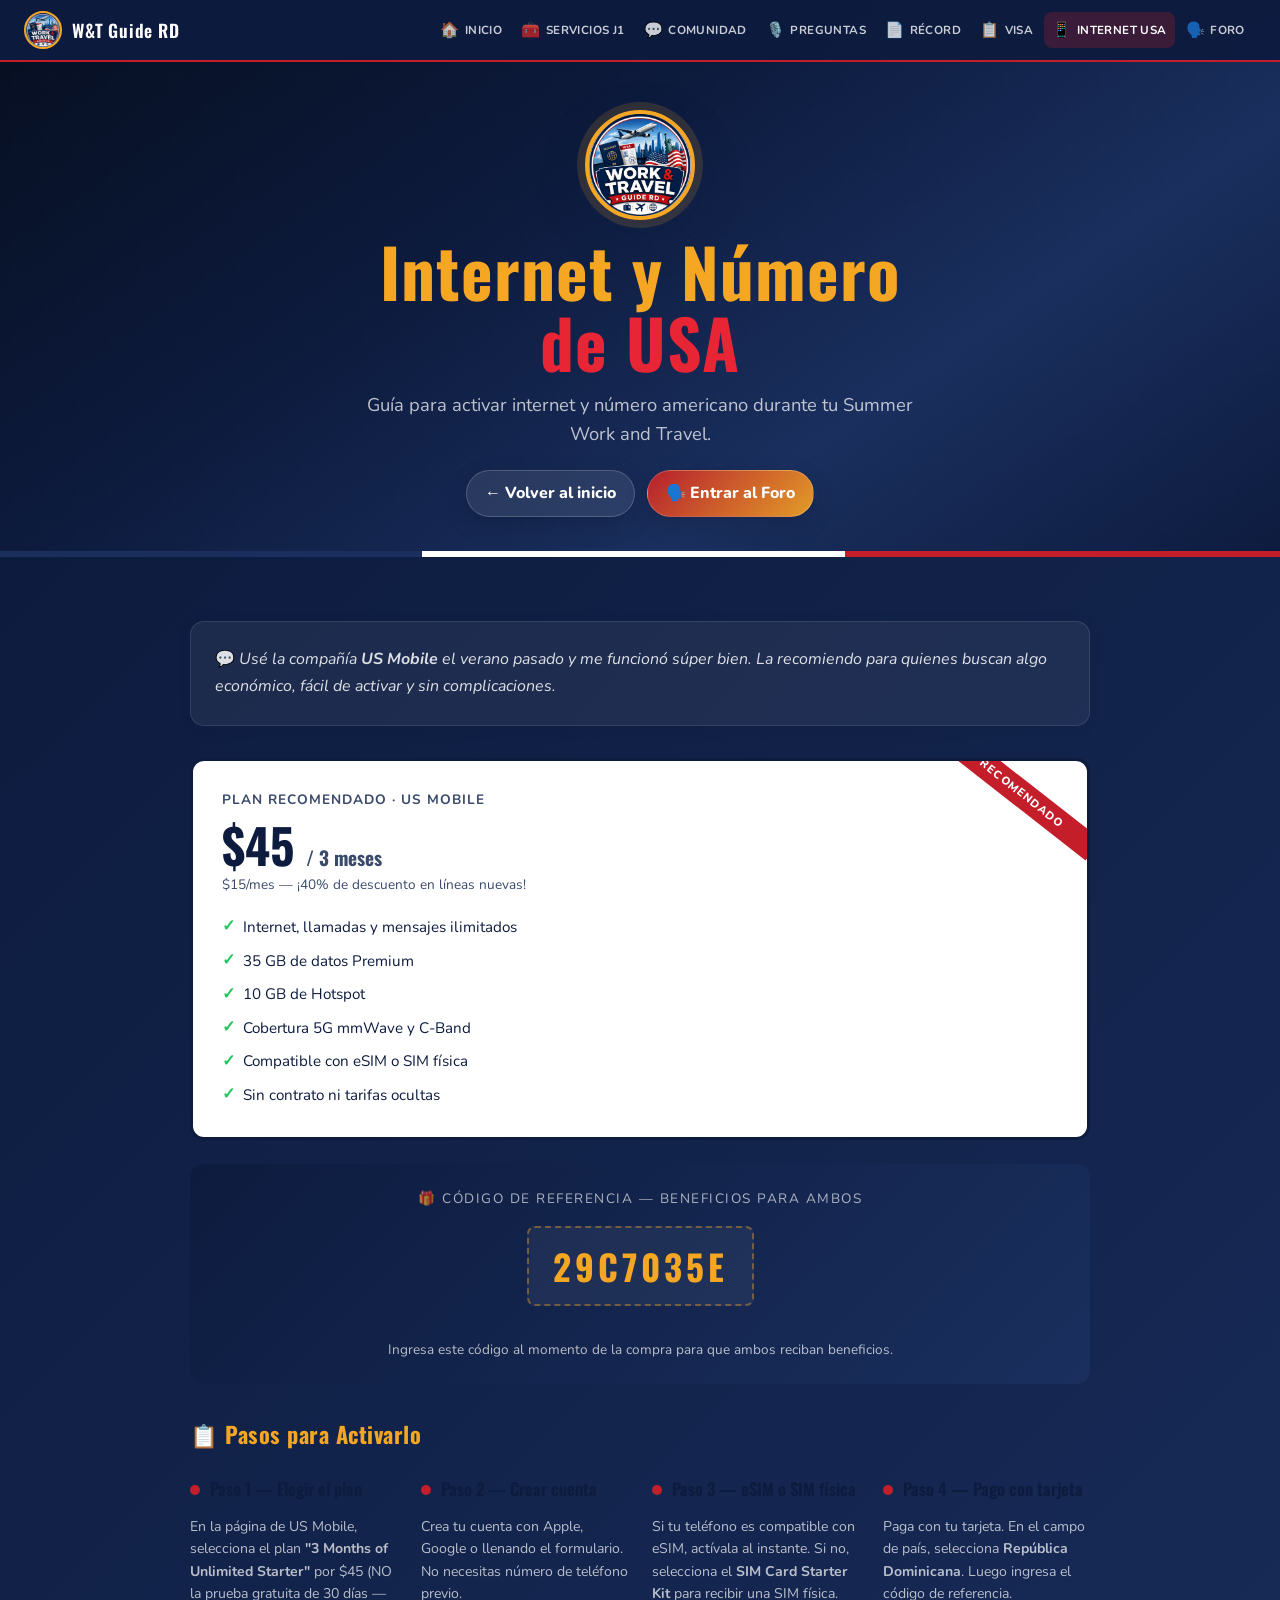
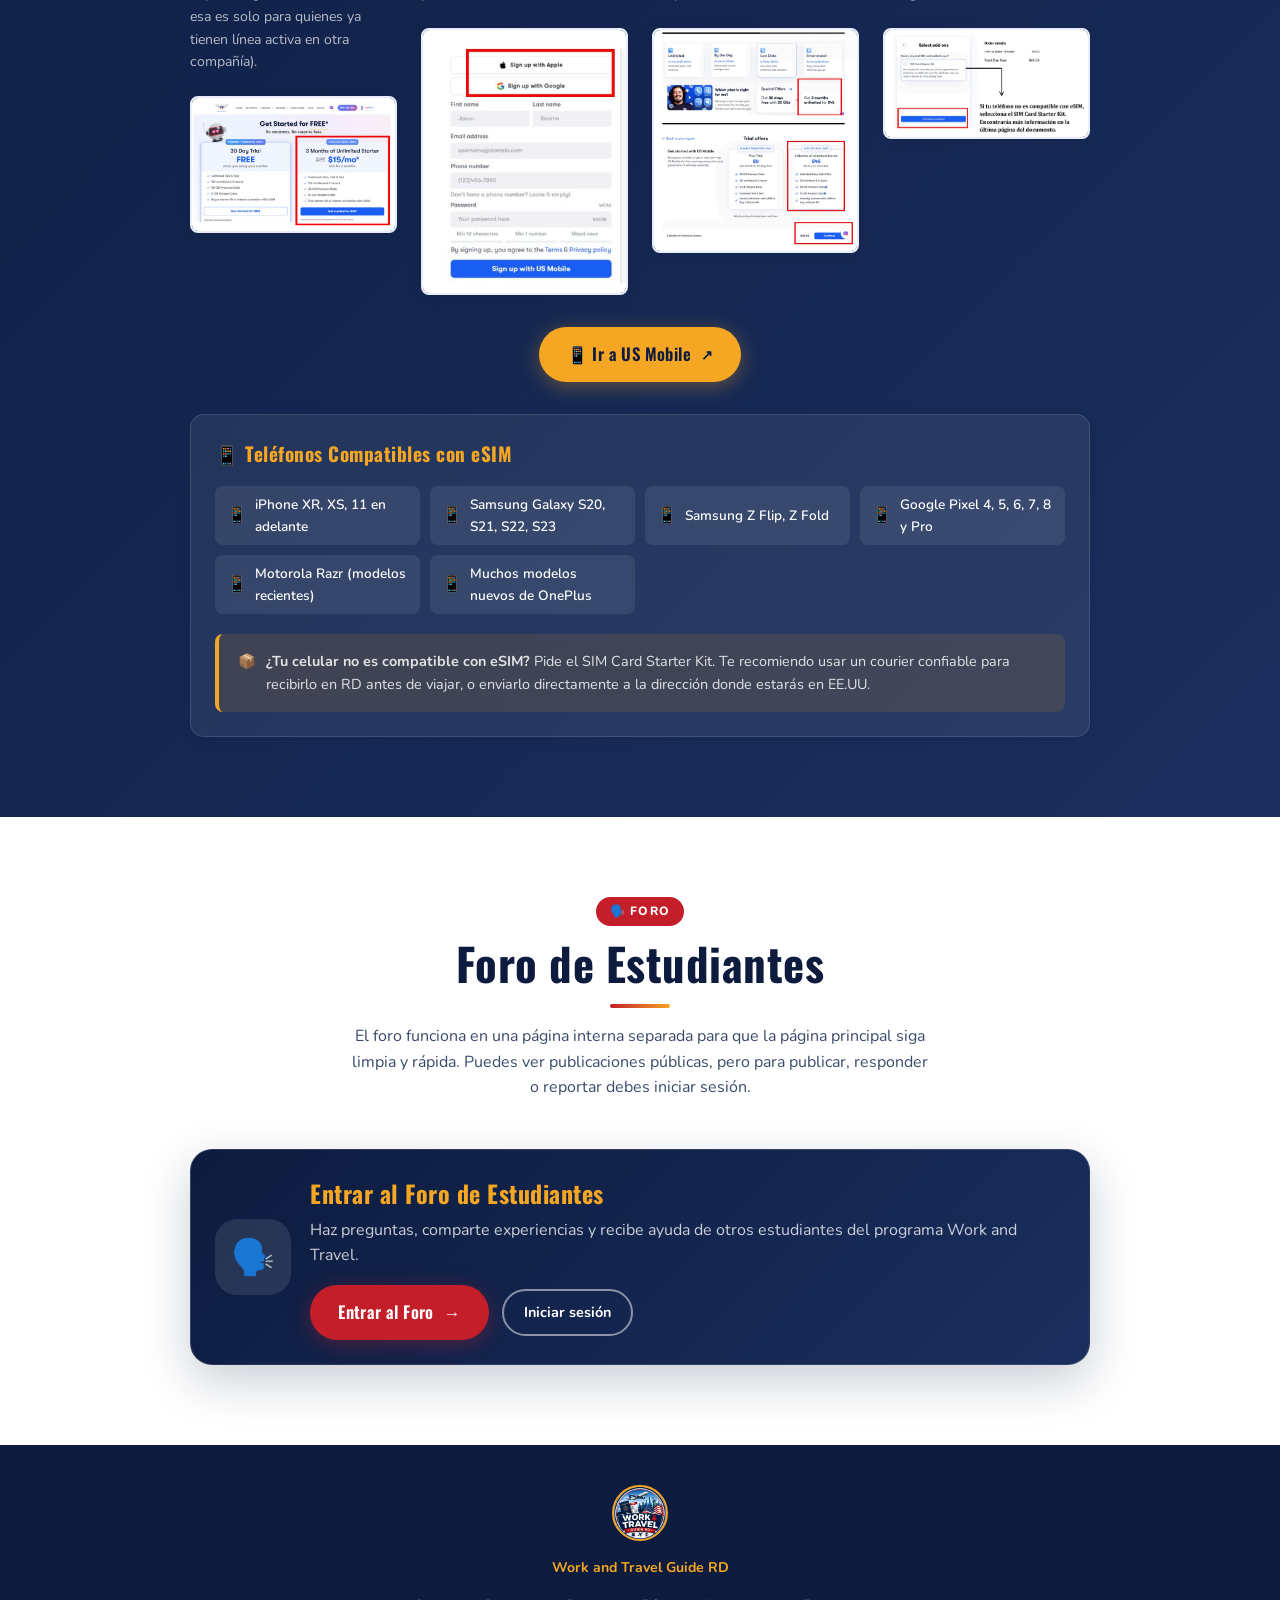
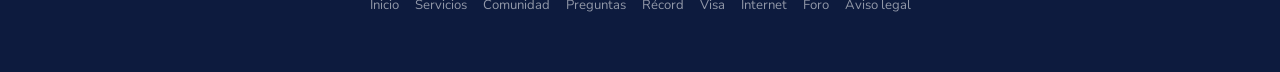
<file: internet.html>
<!DOCTYPE html>
<html lang="es">
<head>
  <meta charset="UTF-8" />
  <meta name="viewport" content="width=device-width, initial-scale=1.0" />
  <meta name="theme-color" content="#0d1b3e" />
  <title>Internet y Número de USA | Work and Travel Guide RD</title>
  <link rel="manifest" href="./manifest.json" />
  <link rel="icon" href="./images/logo.png" type="image/png" />
  <link rel="stylesheet" href="./css/style.css" />
</head>
<body>
  <div id="progressBar" class="progress-bar"></div>
  <nav class="nav" id="mainNav" role="navigation" aria-label="Navegación principal">
    <a href="./index.html#inicio" class="nav-brand">
      <img src="./images/logo.png" alt="Work and Travel Guide RD" />
      <span>W&T Guide RD</span>
    </a>
    <ul class="nav-menu" role="list">
      <li><a href="./index.html#inicio"><span class="nav-icon">🏠</span> Inicio</a></li>
      <li><a href="./index.html#servicios"><span class="nav-icon">🧰</span> Servicios J1</a></li>
      <li><a href="./index.html#comunidad"><span class="nav-icon">💬</span> Comunidad</a></li>
      <li><a href="./preguntas.html"><span class="nav-icon">🎙️</span> Preguntas</a></li>
      <li><a href="./record.html"><span class="nav-icon">📄</span> Récord</a></li>
      <li><a href="./visa.html"><span class="nav-icon">📋</span> Visa</a></li>
      <li><a href="./internet.html" class="active"><span class="nav-icon">📱</span> Internet USA</a></li>
      <li><a href="./foro.html"><span class="nav-icon">🗣️</span> Foro</a></li>
      <li><a href="./admin.html" id="adminNavLink" class="admin-only" style="display:none;"><span class="nav-icon">⚙️</span> Panel Admin</a></li>
    </ul>
    <button class="hamburger" id="hamburger" aria-label="Abrir menú" aria-expanded="false"><span></span><span></span><span></span></button>
  </nav>
  <div class="nav-mobile" id="mobileNav" role="dialog" aria-label="Menú móvil">
    <a href="./index.html#inicio"><span class="nav-icon">🏠</span> Inicio</a>
    <a href="./index.html#servicios"><span class="nav-icon">🧰</span> Servicios J1</a>
    <a href="./index.html#comunidad"><span class="nav-icon">💬</span> Comunidad</a>
    <a href="./preguntas.html"><span class="nav-icon">🎙️</span> Preguntas</a>
    <a href="./record.html"><span class="nav-icon">📄</span> Récord</a>
    <a href="./visa.html"><span class="nav-icon">📋</span> Visa</a>
    <a href="./internet.html"><span class="nav-icon">📱</span> Internet USA</a>
    <a href="./foro.html"><span class="nav-icon">🗣️</span> Foro</a>
    <a href="./admin.html" id="adminMobileLink" class="admin-only" style="display:none;"><span class="nav-icon">⚙️</span> Panel Admin</a>
  </div>
  <section class="hero page-hero" id="inicio">
    <img src="./images/logo.png" alt="Work and Travel Guide RD" class="hero-logo" />
    <h1 class="hero-title"><span class="accent">Internet y Número</span><br /><span class="red-text">de USA</span></h1>
    <p class="hero-subtitle">Guía para activar internet y número americano durante tu Summer Work and Travel.</p>
    <div class="hero-actions">
      <a class="hero-social-btn" href="./index.html#inicio">← Volver al inicio</a>
      <a class="hero-social-btn is-instagram" href="./foro.html">🗣️ Entrar al Foro</a>
    </div>
    <div class="hero-flag-stripe"></div>
  </section>

<!-- ═══════════════════════════════════════════ INTERNET EN USA -->
  <section class="section section-dark" id="internet">
    <div class="section-inner">
<!-- Intro -->
      <div class="card fade-in" style="padding:1.5rem;margin-bottom:2rem;background:rgba(255,255,255,0.06);border:1px solid rgba(255,255,255,0.1);color:var(--white);">
        <p style="color:rgba(255,255,255,0.85);font-size:1rem;line-height:1.7;">
          💬 <em>Usé la compañía <strong>US Mobile</strong> el verano pasado y me funcionó súper bien.
          La recomiendo para quienes buscan algo económico, fácil de activar y sin complicaciones.</em>
        </p>
      </div>

      <!-- Plan Card + Ref Code -->
      <div style="display:grid;grid-template-columns:1fr;gap:1.5rem;margin-bottom:2rem;">

        <div class="plan-card fade-in" style="background:var(--white);color:var(--text-dark);">
          <div style="margin-bottom:0.6rem;color:var(--text-mid);font-size:0.85rem;text-transform:uppercase;letter-spacing:1px;font-weight:700;">Plan Recomendado · US Mobile</div>
          <div class="plan-price">$45 <span>/ 3 meses</span></div>
          <div style="color:var(--text-mid);font-size:0.85rem;margin-top:0.3rem;">$15/mes — ¡40% de descuento en líneas nuevas!</div>
          <ul class="plan-features" style="margin-top:1.2rem;">
            <li>Internet, llamadas y mensajes ilimitados</li>
            <li>35 GB de datos Premium</li>
            <li>10 GB de Hotspot</li>
            <li>Cobertura 5G mmWave y C-Band</li>
            <li>Compatible con eSIM o SIM física</li>
            <li>Sin contrato ni tarifas ocultas</li>
          </ul>
        </div>

        <div class="ref-code-box fade-in">
          <div class="code-label">🎁 Código de Referencia — Beneficios para ambos</div>
          <div class="ref-code" id="refCode" title="Clic para copiar">29C7035E</div>
          <div class="copy-toast" id="copyToast" style="opacity:0;"></div>
          <p style="font-size:0.85rem;color:rgba(255,255,255,0.7);">
            Ingresa este código al momento de la compra para que ambos reciban beneficios.
          </p>
        </div>
      </div>

      <!-- Pasos de activación -->
      <div class="fade-in" style="margin-bottom:2rem;">
        <h3 style="color:var(--gold);font-family:'Oswald',sans-serif;font-size:1.4rem;margin-bottom:1.2rem;">📋 Pasos para Activarlo</h3>

        <div class="img-steps">
          <div class="img-step">
            <div class="img-step-label"><div class="step-dot"></div> Paso 1 — Elegir el plan</div>
            <p style="color:rgba(255,255,255,0.7);font-size:0.88rem;margin-bottom:0.6rem;">
              En la página de US Mobile, selecciona el plan <strong>"3 Months of Unlimited Starter"</strong> por $45 (NO la prueba gratuita de 30 días — esa es solo para quienes ya tienen línea activa en otra compañía).
            </p>
            <img src="./images/usmobile_1.png" alt="Página de US Mobile con el plan de 3 meses" class="step-screenshot" loading="lazy" />
          </div>

          <div class="img-step">
            <div class="img-step-label"><div class="step-dot"></div> Paso 2 — Crear cuenta</div>
            <p style="color:rgba(255,255,255,0.7);font-size:0.88rem;margin-bottom:0.6rem;">
              Crea tu cuenta con Apple, Google o llenando el formulario. No necesitas número de teléfono previo.
            </p>
            <img src="./images/usmobile_2.png" alt="Formulario de registro en US Mobile" class="step-screenshot" loading="lazy" />
          </div>

          <div class="img-step">
            <div class="img-step-label"><div class="step-dot"></div> Paso 3 — eSIM o SIM física</div>
            <p style="color:rgba(255,255,255,0.7);font-size:0.88rem;margin-bottom:0.6rem;">
              Si tu teléfono es compatible con eSIM, actívala al instante. Si no, selecciona el <strong>SIM Card Starter Kit</strong> para recibir una SIM física.
            </p>
            <img src="./images/usmobile_3.png" alt="Selección de add-ons: SIM Card Starter Kit" class="step-screenshot" loading="lazy" />
          </div>

          <div class="img-step">
            <div class="img-step-label"><div class="step-dot"></div> Paso 4 — Pago con tarjeta</div>
            <p style="color:rgba(255,255,255,0.7);font-size:0.88rem;margin-bottom:0.6rem;">
              Paga con tu tarjeta. En el campo de país, selecciona <strong>República Dominicana</strong>. Luego ingresa el código de referencia.
            </p>
            <img src="./images/usmobile_4.png" alt="Pantalla de checkout con información de pago" class="step-screenshot" loading="lazy" />
          </div>
        </div>

        <div style="text-align:center;margin-top:2rem;">
          <a href="https://www.usmobile.com" target="_blank" rel="noopener noreferrer"
             class="cta-link" style="background:var(--gold);color:var(--navy);box-shadow:0 4px 20px rgba(245,166,35,0.35);">
            📱 Ir a US Mobile
            <span style="font-size:0.85rem;">↗</span>
          </a>
        </div>
      </div>

      <!-- Teléfonos compatibles con eSIM -->
      <div class="card fade-in" style="padding:1.5rem;background:rgba(255,255,255,0.07);border:1px solid rgba(255,255,255,0.12);">
        <h3 style="color:var(--gold);font-family:'Oswald',sans-serif;font-size:1.2rem;margin-bottom:1rem;">📱 Teléfonos Compatibles con eSIM</h3>

        <div class="phone-grid">
          <div class="phone-item" style="background:rgba(255,255,255,0.08);color:var(--white);">iPhone XR, XS, 11 en adelante</div>
          <div class="phone-item" style="background:rgba(255,255,255,0.08);color:var(--white);">Samsung Galaxy S20, S21, S22, S23</div>
          <div class="phone-item" style="background:rgba(255,255,255,0.08);color:var(--white);">Samsung Z Flip, Z Fold</div>
          <div class="phone-item" style="background:rgba(255,255,255,0.08);color:var(--white);">Google Pixel 4, 5, 6, 7, 8 y Pro</div>
          <div class="phone-item" style="background:rgba(255,255,255,0.08);color:var(--white);">Motorola Razr (modelos recientes)</div>
          <div class="phone-item" style="background:rgba(255,255,255,0.08);color:var(--white);">Muchos modelos nuevos de OnePlus</div>
        </div>

        <div class="info-box warning" style="margin-top:1.2rem;background:rgba(245,158,11,0.12);border-color:var(--gold);color:rgba(255,255,255,0.85);">
          <span>📦</span>
          <div>
            <strong>¿Tu celular no es compatible con eSIM?</strong> Pide el SIM Card Starter Kit.
            Te recomiendo usar un courier confiable para recibirlo en RD antes de viajar,
            o enviarlo directamente a la dirección donde estarás en EE.UU.
          </div>
        </div>
      </div>
    </div>
  </section>


  <div id="adAfterInternet" class="ad-slot ad-slot-between section-dark" aria-label="Anuncio entre secciones"></div>

<!-- ═══════════════════════════════════════════ ACCESO AL FORO -->
  <section class="section section-white" id="foro-acceso">
    <div class="section-inner">
      <div class="section-header fade-in">
        <span class="section-tag">🗣️ Foro</span>
        <h2 class="section-title">Foro de Estudiantes</h2>
        <div class="divider"></div>
        <p class="section-desc">
          El foro funciona en una página interna separada para que la página principal siga limpia y rápida.
          Puedes ver publicaciones públicas, pero para publicar, responder o reportar debes iniciar sesión.
        </p>
      </div>

      <div class="forum-entry-card fade-in">
        <div class="forum-entry-icon">🗣️</div>
        <div class="forum-entry-content">
          <h3>Entrar al Foro de Estudiantes</h3>
          <p>Haz preguntas, comparte experiencias y recibe ayuda de otros estudiantes del programa Work and Travel.</p>
          <div class="forum-entry-actions">
            <a href="./foro.html" class="cta-link">Entrar al Foro <span>→</span></a>
            <a href="./login.html?redirect=foro.html" class="btn btn-outline">Iniciar sesión</a>
          </div>
        </div>
      </div>
    </div>
  </section>


  <footer class="footer">
    <img src="./images/logo.png" alt="Logo Work and Travel Guide RD" class="footer-logo" />
    <p><strong>Work and Travel Guide RD</strong></p>
    <div class="footer-links">
      <a href="./index.html#inicio">Inicio</a>
      <a href="./index.html#servicios">Servicios</a>
      <a href="./index.html#comunidad">Comunidad</a>
      <a href="./preguntas.html">Preguntas</a>
      <a href="./record.html">Récord</a>
      <a href="./visa.html">Visa</a>
      <a href="./internet.html">Internet</a>
      <a href="./foro.html">Foro</a>
      <a href="#aviso-legal" class="legal-open">Aviso legal</a>
    </div>
  </footer>
  <div class="legal-modal" id="legalModal" hidden>
    <div class="legal-card" role="dialog" aria-modal="true" aria-labelledby="legalTitle">
      <button class="legal-close" id="legalClose" type="button" aria-label="Cerrar aviso legal">×</button>
      <h2 id="legalTitle">Aviso legal</h2>
      <p><strong>Work and Travel Guide RD</strong> es una comunidad informativa para estudiantes interesados en el programa Summer Work and Travel / Visa J1.</p>
      <p>No somos una entidad oficial del Gobierno de los Estados Unidos, la Embajada, sponsors ni agencias autorizadas.</p>
      <p>La información publicada es orientativa y debe verificarse en fuentes oficiales. Los servicios, anuncios o recomendaciones no garantizan aprobación de visa ni resultados específicos.</p>
    </div>
  </div>
  <button class="back-top" id="backTop" aria-label="Volver al inicio">↑</button>
  <script src="./js/config.js"></script>
  <script src="./js/ui.js"></script>
  <script src="./js/main.js"></script>
</body>
</html>
</file>
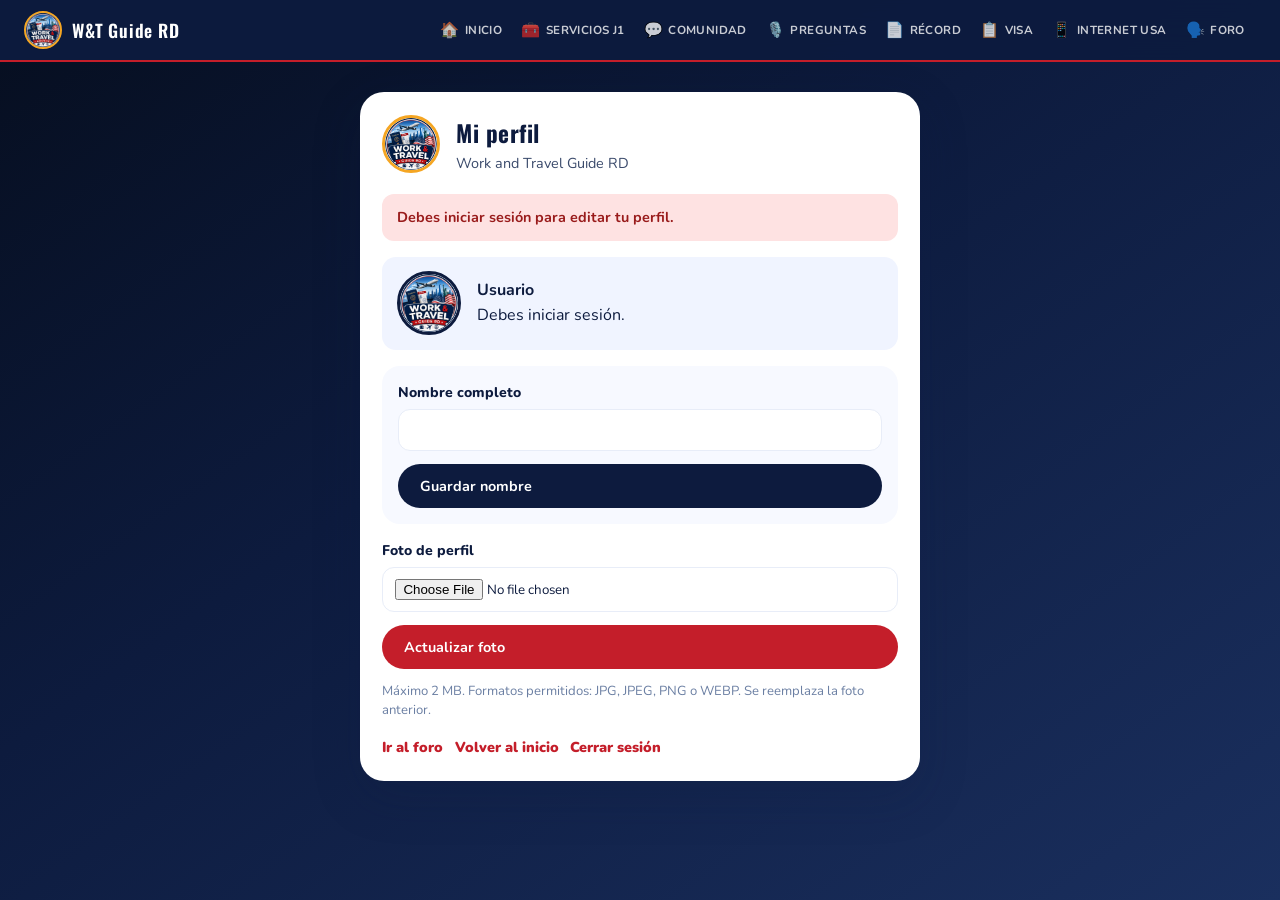
<file: perfil.html>
<!DOCTYPE html>
<html lang="es">
<head>
  <meta charset="UTF-8" />
  <meta name="viewport" content="width=device-width, initial-scale=1.0" />
  <meta name="theme-color" content="#0d1b3e" />
  <title>Mi perfil | Work and Travel Guide RD</title>
  <link rel="manifest" href="./manifest.json" />
  <link rel="icon" href="./images/logo.png" type="image/png" />
  <link rel="stylesheet" href="./css/style.css" />
  <link rel="stylesheet" href="./css/auth.css?v=24" />
</head>
<body data-auth-page="perfil">
  <nav class="nav" id="mainNav" role="navigation" aria-label="Navegación principal">
    <a href="./index.html#inicio" class="nav-brand">
      <img src="./images/logo.png" alt="Work and Travel Guide RD" />
      <span>W&T Guide RD</span>
    </a>
    <ul class="nav-menu" role="list">
      <li><a href="./index.html#inicio"><span class="nav-icon">🏠</span> Inicio</a></li>
      <li><a href="./index.html#servicios"><span class="nav-icon">🧰</span> Servicios J1</a></li>
      <li><a href="./index.html#comunidad"><span class="nav-icon">💬</span> Comunidad</a></li>
      <li><a href="./preguntas.html"><span class="nav-icon">🎙️</span> Preguntas</a></li>
      <li><a href="./record.html"><span class="nav-icon">📄</span> Récord</a></li>
      <li><a href="./visa.html"><span class="nav-icon">📋</span> Visa</a></li>
      <li><a href="./internet.html"><span class="nav-icon">📱</span> Internet USA</a></li>
      <li><a href="./foro.html" class=""><span class="nav-icon">🗣️</span> Foro</a></li>
      <li><a href="./admin.html" id="adminNavLink" class="admin-only" style="display:none;"><span class="nav-icon">⚙️</span> Panel Admin</a></li>
    </ul>
    <button class="hamburger" id="hamburger" aria-label="Abrir menú" aria-expanded="false"><span></span><span></span><span></span></button>
  </nav>
  <div class="nav-mobile" id="mobileNav" role="dialog" aria-label="Menú móvil">
    <a href="./index.html#inicio"><span class="nav-icon">🏠</span> Inicio</a>
    <a href="./index.html#servicios"><span class="nav-icon">🧰</span> Servicios J1</a>
    <a href="./index.html#comunidad"><span class="nav-icon">💬</span> Comunidad</a>
    <a href="./preguntas.html"><span class="nav-icon">🎙️</span> Preguntas</a>
    <a href="./record.html"><span class="nav-icon">📄</span> Récord</a>
    <a href="./visa.html"><span class="nav-icon">📋</span> Visa</a>
    <a href="./internet.html"><span class="nav-icon">📱</span> Internet USA</a>
    <a href="./foro.html"><span class="nav-icon">🗣️</span> Foro</a>
    <a href="./admin.html" id="adminMobileLink" class="admin-only" style="display:none;"><span class="nav-icon">⚙️</span> Panel Admin</a>
  </div>
  <main class="auth-page">
    <section class="auth-page-card">
      <div class="auth-header">
        <img src="./images/logo.png" alt="Work and Travel Guide RD" />
        <div><h2>Mi perfil</h2><p>Work and Travel Guide RD</p></div>
      </div>
      <div class="auth-message" id="authPageMessage" aria-live="polite"></div>
      <div class="profile-preview">
        <img id="profilePagePhoto" src="./images/logo.png" alt="Foto de perfil" />
        <div><strong id="profilePageName">Usuario</strong><p id="profilePageEmail">Debes iniciar sesión.</p></div>
      </div>
      <form class="auth-panel active" id="profileNameForm" style="margin-top:1rem;">
        <label>Nombre completo<input type="text" name="name" id="profileNameInput" required maxlength="90" /></label>
        <button class="btn btn-primary" type="submit">Guardar nombre</button>
      </form>
      <form class="auth-panel active" id="profilePageForm" style="margin-top:1rem;">
        <label>Foto de perfil<input type="file" name="photo" accept="image/jpeg,image/png,image/webp" /></label>
        <button class="btn btn-red" type="submit">Actualizar foto</button>
        <p class="mini-note">Máximo 2 MB. Formatos permitidos: JPG, JPEG, PNG o WEBP. Se reemplaza la foto anterior.</p>
      </form>
      <div class="auth-page-links"><a href="./foro.html">Ir al foro</a><a href="./index.html#inicio">Volver al inicio</a><a href="#" id="logoutPageBtn">Cerrar sesión</a></div>

    </section>
  </main>
  <div class="legal-modal" id="legalModal" hidden>
    <div class="legal-card" role="dialog" aria-modal="true" aria-labelledby="legalTitle">
      <button class="legal-close" id="legalClose" type="button" aria-label="Cerrar aviso legal">×</button>
      <h2 id="legalTitle">Aviso legal</h2>
      <p><strong>Work and Travel Guide RD</strong> es una comunidad informativa para estudiantes interesados en el programa Summer Work and Travel / Visa J1.</p>
      <p>No somos una entidad oficial del Gobierno de los Estados Unidos, la Embajada, sponsors ni agencias autorizadas.</p>
      <p>La información publicada es orientativa y debe verificarse en fuentes oficiales. Los servicios, anuncios o recomendaciones no garantizan aprobación de visa ni resultados específicos.</p>
    </div>
  </div>
  <script src="./js/config.js"></script>
  <script src="./js/ui.js"></script>
  <script src="./js/auth.js?v=24"></script>

  <script>
    document.addEventListener('click', (e) => {
      if (e.target?.classList?.contains('legal-open')) { e.preventDefault(); document.getElementById('legalModal').hidden = false; }
      if (e.target?.id === 'legalClose') document.getElementById('legalModal').hidden = true;
      if (e.target?.id === 'hamburger') {
        document.getElementById('hamburger').classList.toggle('open');
        document.getElementById('mobileNav').classList.toggle('open');
      }
    });
  </script>

</body>
</html>
</file>
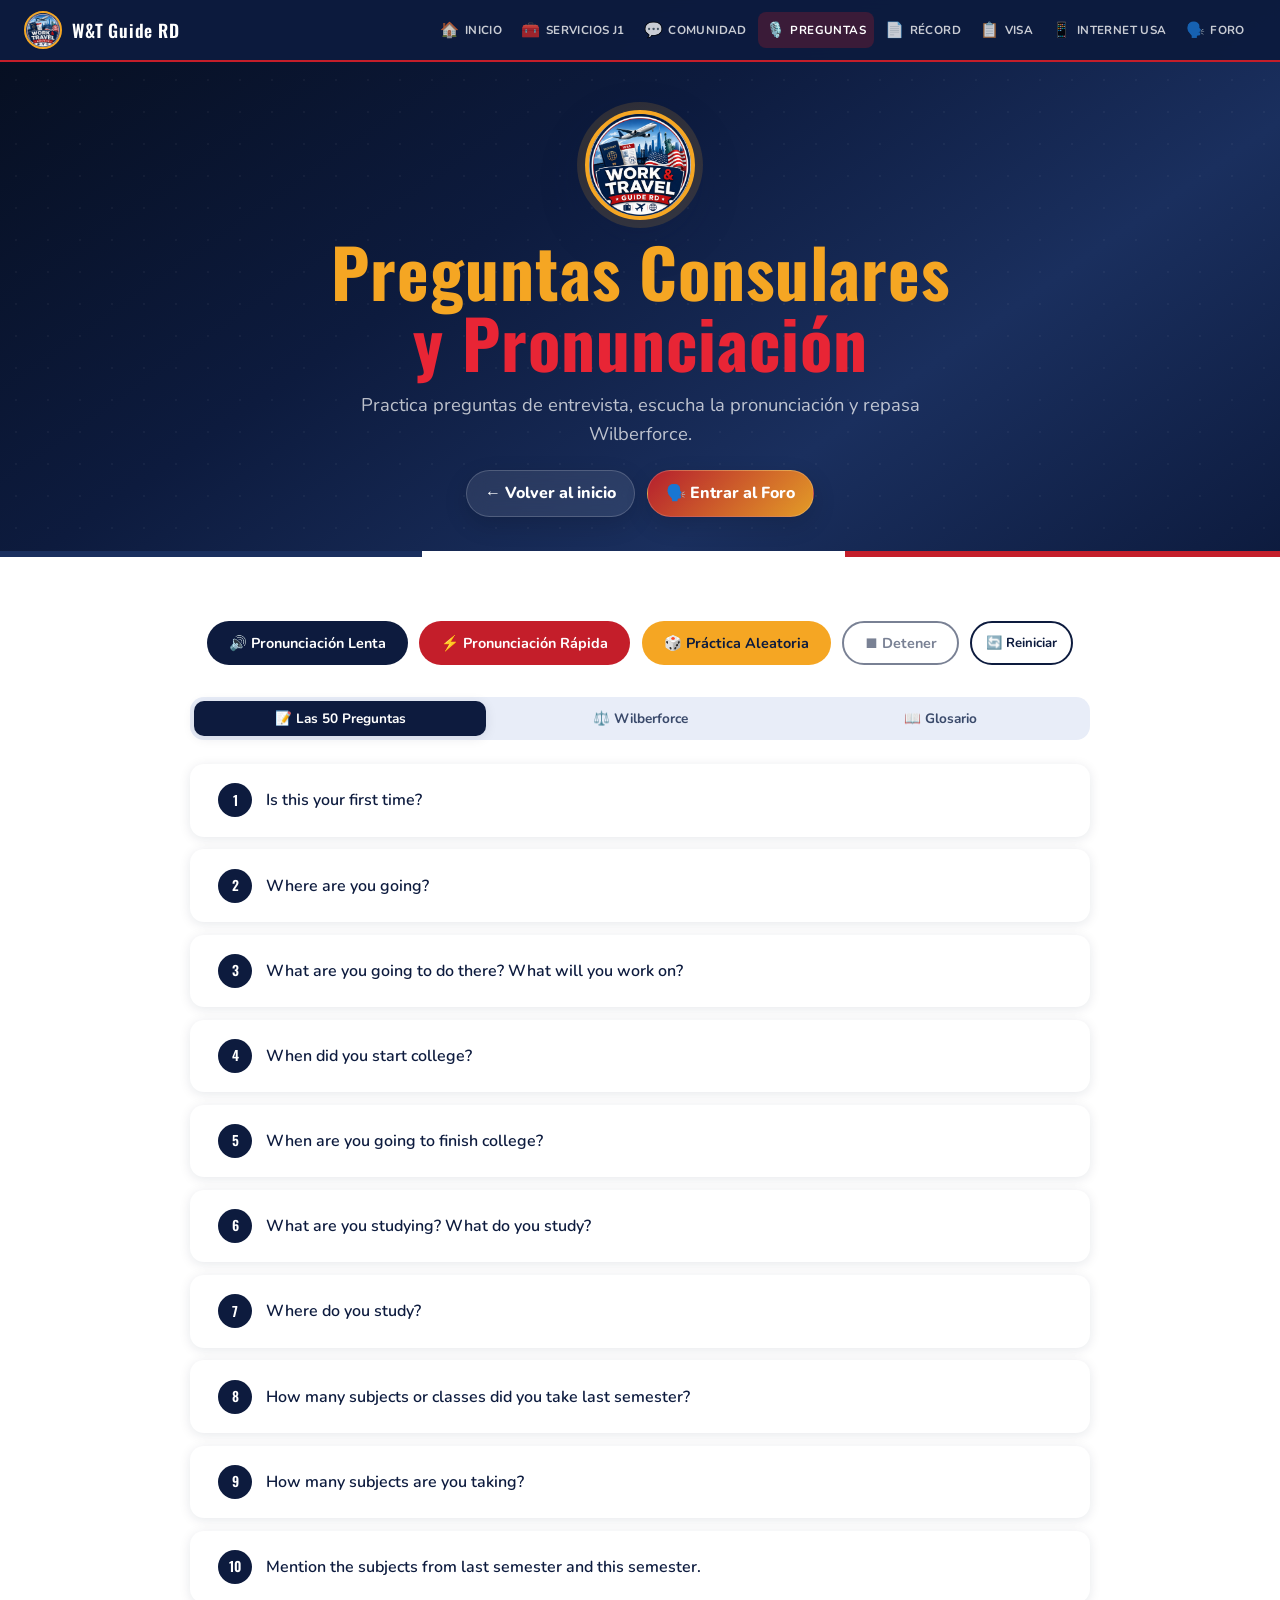
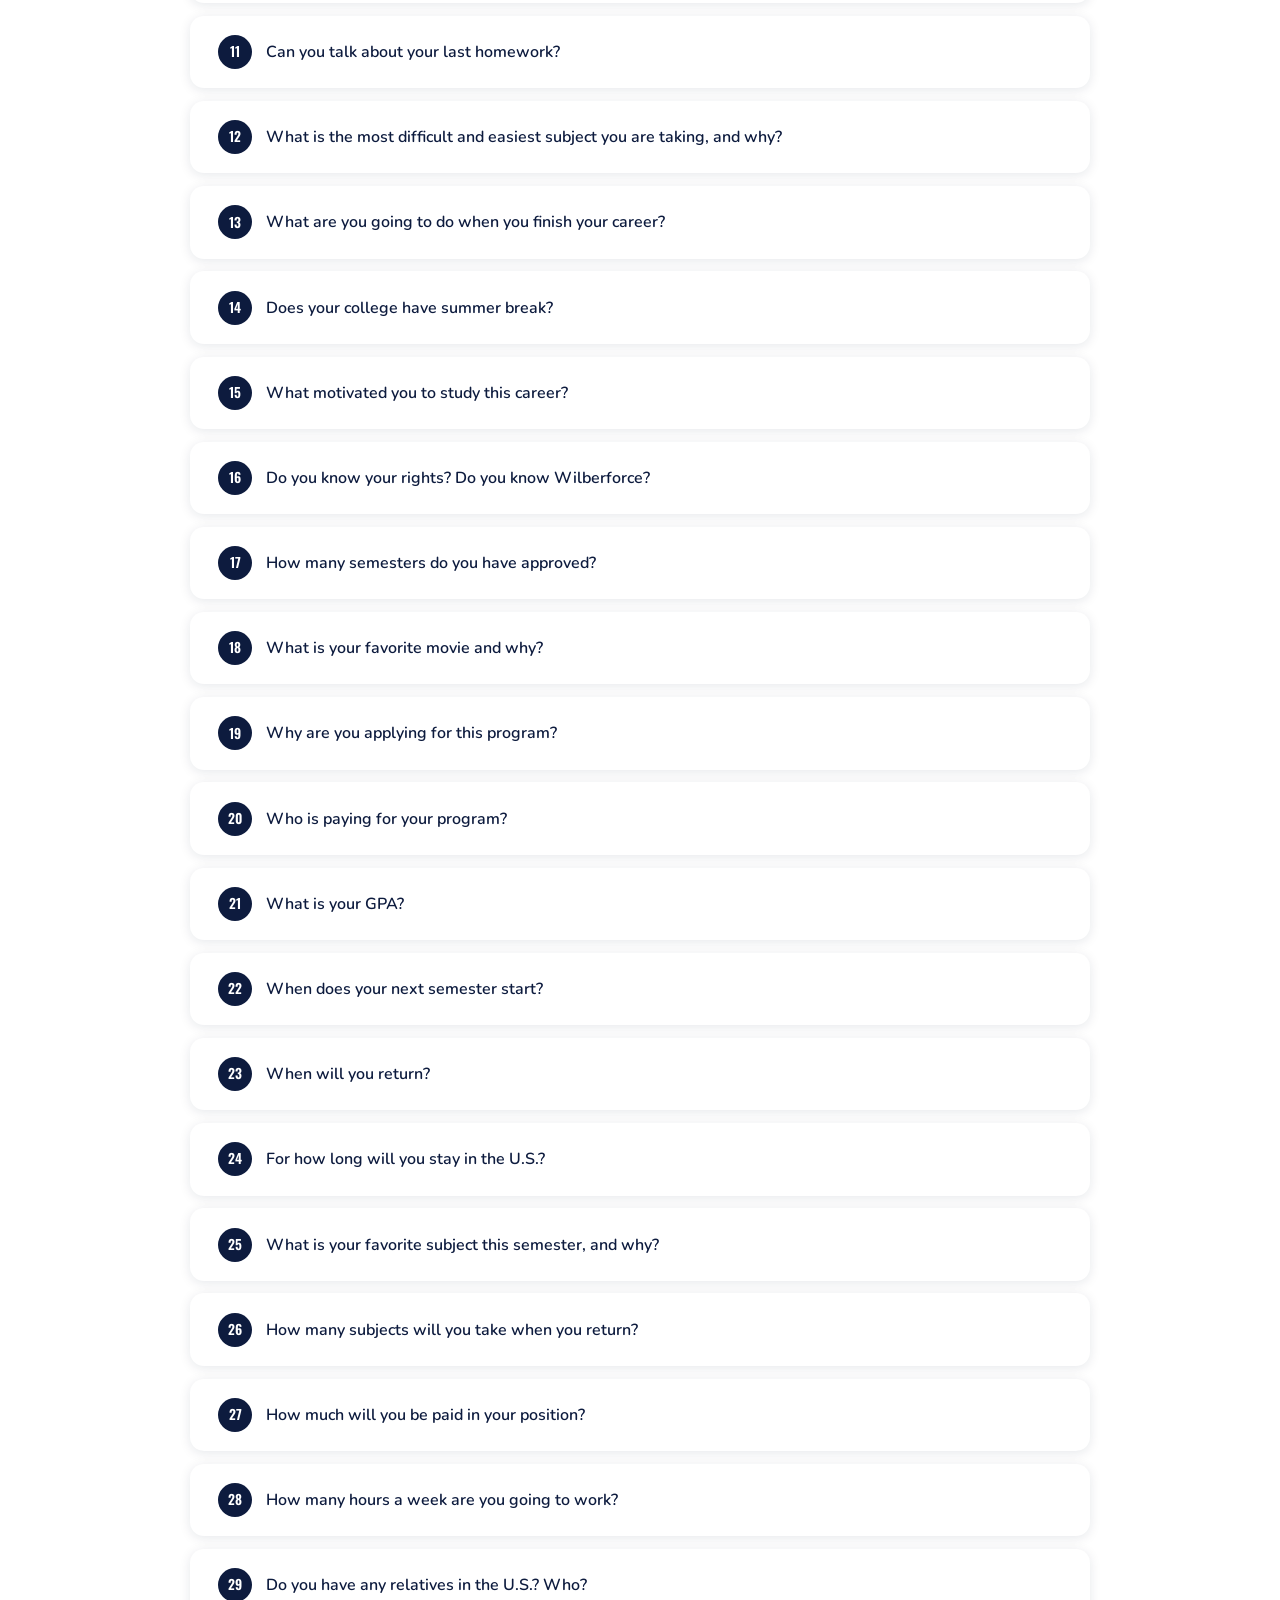
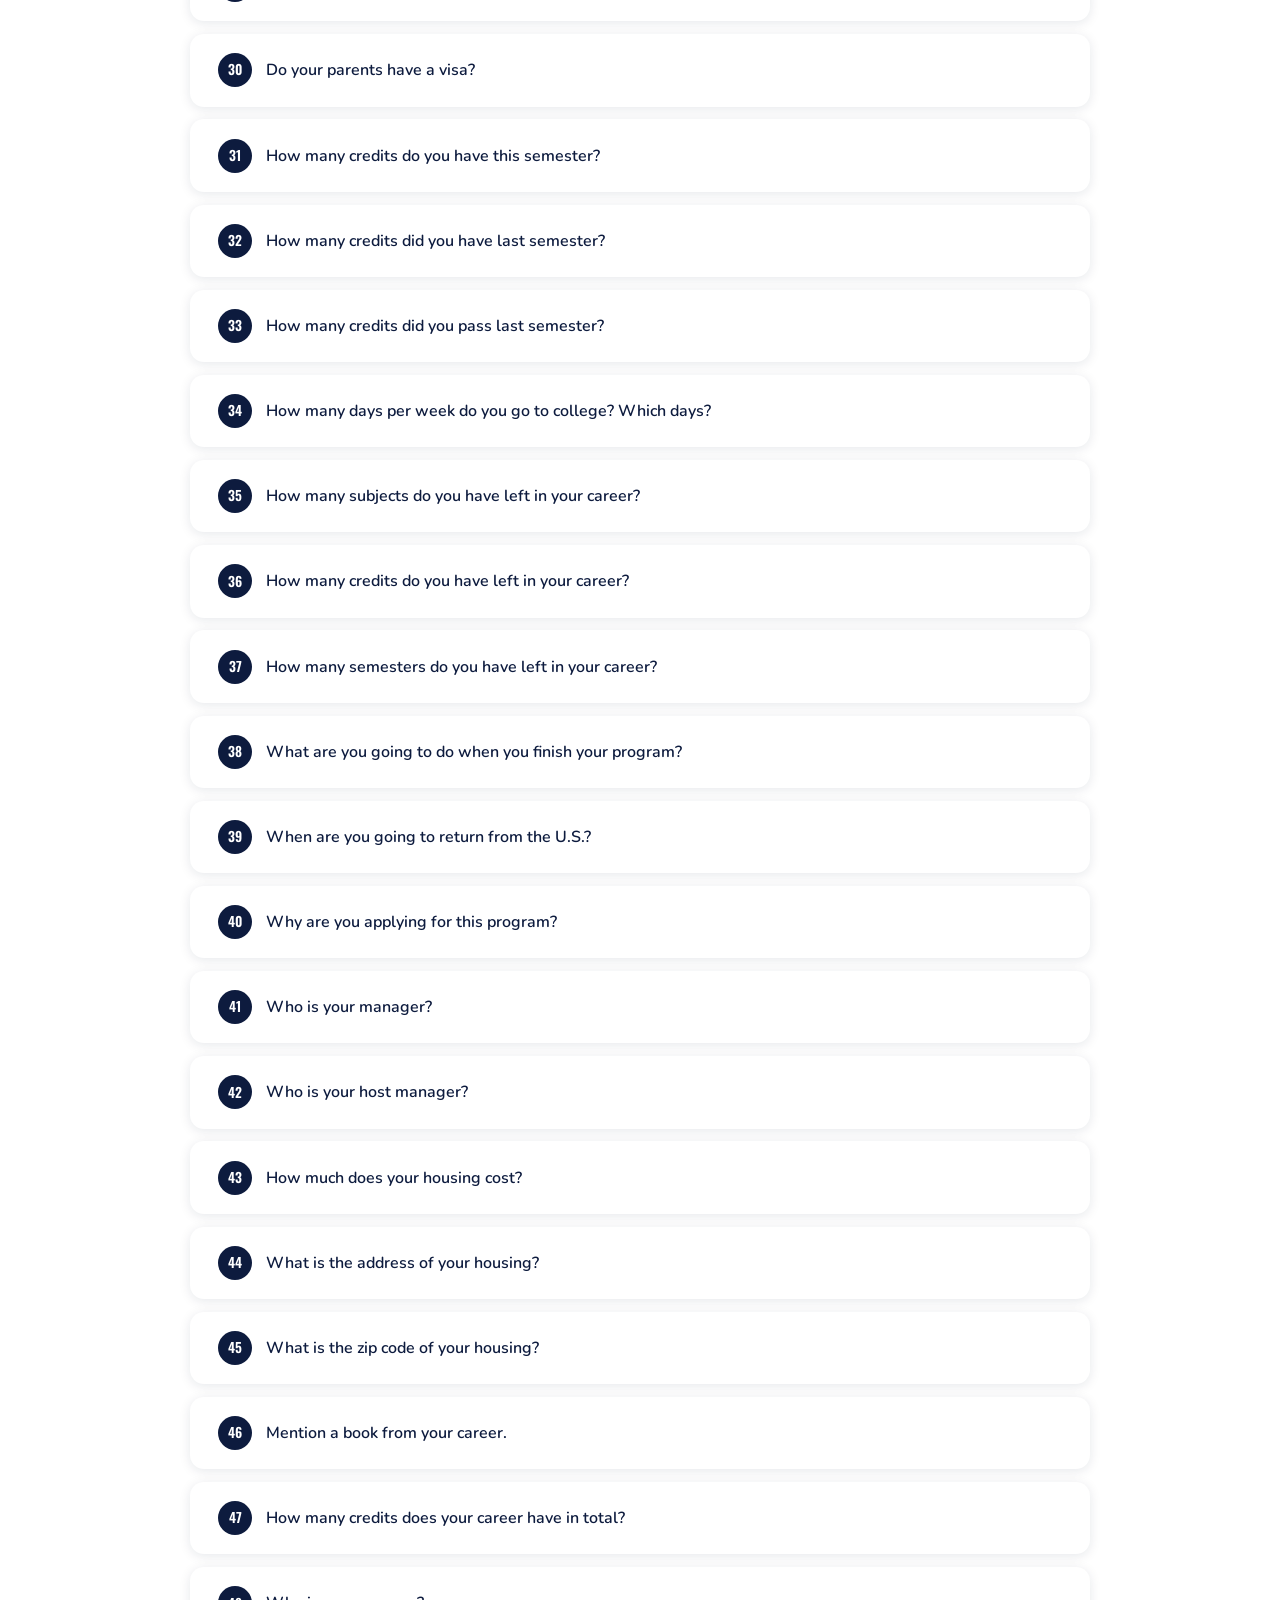
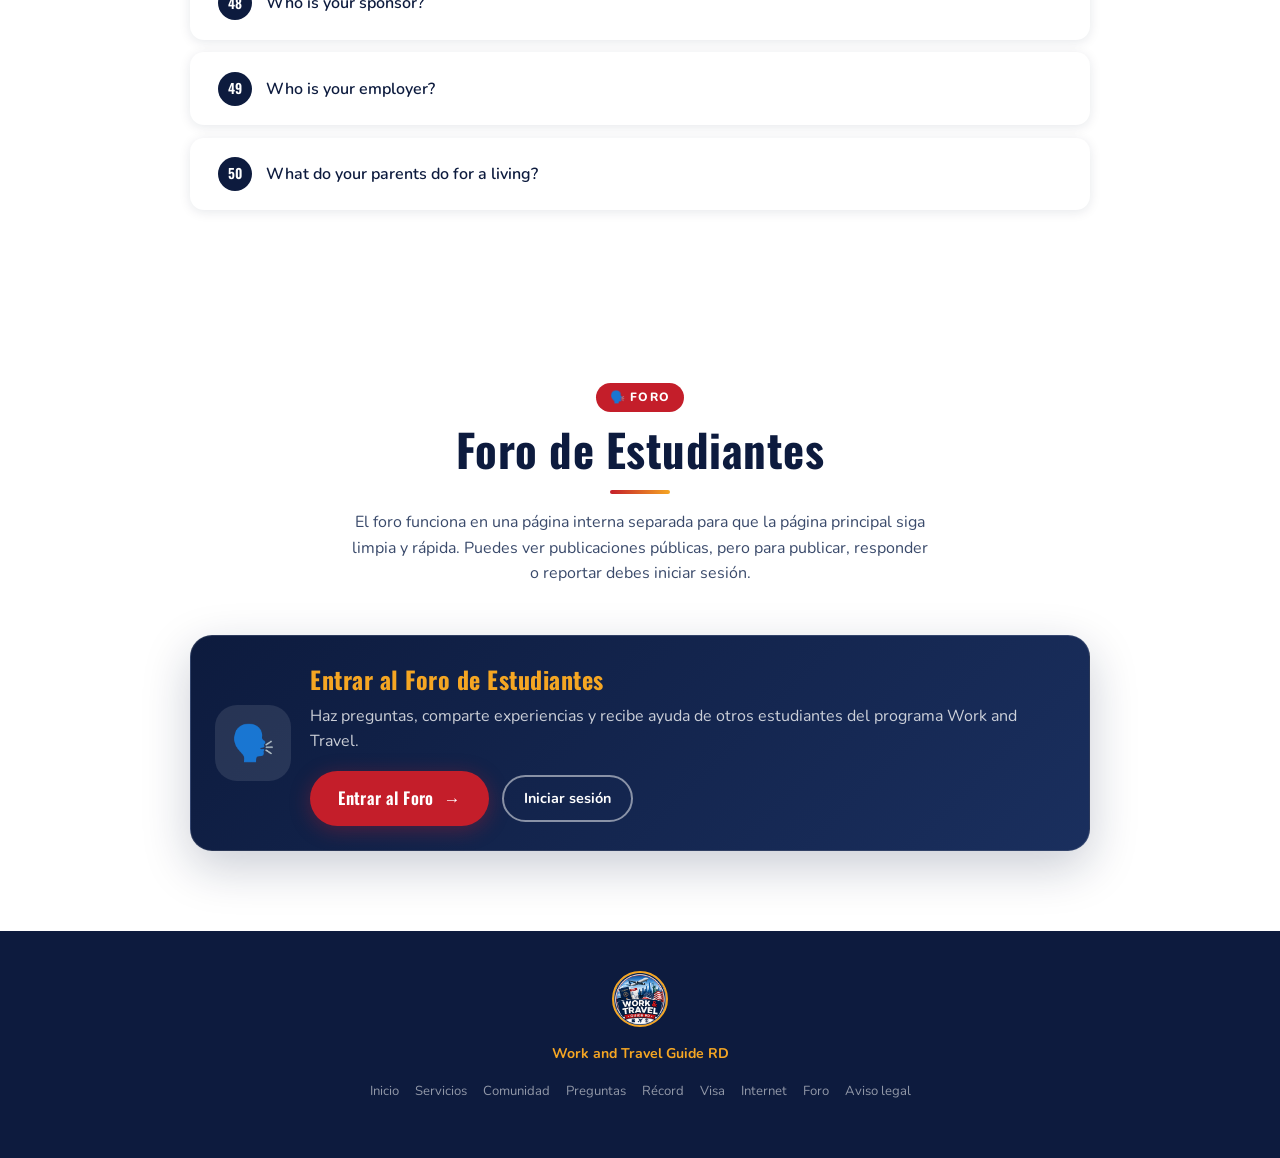
<file: preguntas.html>
<!DOCTYPE html>
<html lang="es">
<head>
  <meta charset="UTF-8" />
  <meta name="viewport" content="width=device-width, initial-scale=1.0" />
  <meta name="theme-color" content="#0d1b3e" />
  <title>Preguntas Consulares y Pronunciación | Work and Travel Guide RD</title>
  <link rel="manifest" href="./manifest.json" />
  <link rel="icon" href="./images/logo.png" type="image/png" />
  <link rel="stylesheet" href="./css/style.css" />
</head>
<body>
  <div id="progressBar" class="progress-bar"></div>
  <nav class="nav" id="mainNav" role="navigation" aria-label="Navegación principal">
    <a href="./index.html#inicio" class="nav-brand">
      <img src="./images/logo.png" alt="Work and Travel Guide RD" />
      <span>W&T Guide RD</span>
    </a>
    <ul class="nav-menu" role="list">
      <li><a href="./index.html#inicio"><span class="nav-icon">🏠</span> Inicio</a></li>
      <li><a href="./index.html#servicios"><span class="nav-icon">🧰</span> Servicios J1</a></li>
      <li><a href="./index.html#comunidad"><span class="nav-icon">💬</span> Comunidad</a></li>
      <li><a href="./preguntas.html" class="active"><span class="nav-icon">🎙️</span> Preguntas</a></li>
      <li><a href="./record.html"><span class="nav-icon">📄</span> Récord</a></li>
      <li><a href="./visa.html"><span class="nav-icon">📋</span> Visa</a></li>
      <li><a href="./internet.html"><span class="nav-icon">📱</span> Internet USA</a></li>
      <li><a href="./foro.html"><span class="nav-icon">🗣️</span> Foro</a></li>
      <li><a href="./admin.html" id="adminNavLink" class="admin-only" style="display:none;"><span class="nav-icon">⚙️</span> Panel Admin</a></li>
    </ul>
    <button class="hamburger" id="hamburger" aria-label="Abrir menú" aria-expanded="false"><span></span><span></span><span></span></button>
  </nav>
  <div class="nav-mobile" id="mobileNav" role="dialog" aria-label="Menú móvil">
    <a href="./index.html#inicio"><span class="nav-icon">🏠</span> Inicio</a>
    <a href="./index.html#servicios"><span class="nav-icon">🧰</span> Servicios J1</a>
    <a href="./index.html#comunidad"><span class="nav-icon">💬</span> Comunidad</a>
    <a href="./preguntas.html"><span class="nav-icon">🎙️</span> Preguntas</a>
    <a href="./record.html"><span class="nav-icon">📄</span> Récord</a>
    <a href="./visa.html"><span class="nav-icon">📋</span> Visa</a>
    <a href="./internet.html"><span class="nav-icon">📱</span> Internet USA</a>
    <a href="./foro.html"><span class="nav-icon">🗣️</span> Foro</a>
    <a href="./admin.html" id="adminMobileLink" class="admin-only" style="display:none;"><span class="nav-icon">⚙️</span> Panel Admin</a>
  </div>
  <section class="hero page-hero" id="inicio">
    <img src="./images/logo.png" alt="Work and Travel Guide RD" class="hero-logo" />
    <h1 class="hero-title"><span class="accent">Preguntas Consulares</span><br /><span class="red-text">y Pronunciación</span></h1>
    <p class="hero-subtitle">Practica preguntas de entrevista, escucha la pronunciación y repasa Wilberforce.</p>
    <div class="hero-actions">
      <a class="hero-social-btn" href="./index.html#inicio">← Volver al inicio</a>
      <a class="hero-social-btn is-instagram" href="./foro.html">🗣️ Entrar al Foro</a>
    </div>
    <div class="hero-flag-stripe"></div>
  </section>

<!-- ═══════════════════════════════════════════ PREGUNTAS CONSULARES -->
  <section class="section section-white" id="preguntas">
    <div class="section-inner">
<!-- Speech Controls -->
      <div class="speech-toolbar fade-in">
        <button class="btn btn-primary" id="btnSlow">
          🔊 Pronunciación Lenta
        </button>
        <button class="btn btn-red" id="btnFast">
          ⚡ Pronunciación Rápida
        </button>
        <button class="btn btn-gold" id="btnRandom">
          🎲 Práctica Aleatoria
        </button>
        <button class="btn btn-outline" id="btnStop" disabled>
          ⏹ Detener
        </button>
        <button class="btn btn-outline btn-sm" id="btnReset">
          🔄 Reiniciar
        </button>
      </div>

      <!-- Random Practice UI -->
      <div class="random-practice" id="randomPractice">
        <div style="font-size:0.85rem;text-transform:uppercase;letter-spacing:1px;color:rgba(255,255,255,0.6);" id="randomNum">Pregunta aleatoria</div>
        <div class="random-q-display" id="randomQuestion">Presiona "Siguiente" para comenzar</div>
        <div class="random-controls">
          <button class="btn btn-gold" id="btnListenRandom">🔊 Escuchar</button>
          <button class="btn btn-primary" id="btnNextRandom">⏭ Siguiente</button>
          <button class="btn btn-outline" id="btnCloseRandom" style="border-color:rgba(255,255,255,0.4);color:var(--white);">✕ Cerrar</button>
        </div>
      </div>

      <div class="tab-wrapper fade-in">
        <div class="tabs">
          <button class="tab-btn active" data-tab="tab-preguntas">📝 Las 50 Preguntas</button>
          <button class="tab-btn" data-tab="tab-wilberforce">⚖️ Wilberforce</button>
          <button class="tab-btn" data-tab="tab-glosario">📖 Glosario</button>
        </div>

        <!-- Tab: Preguntas -->
        <div class="tab-panel active" id="tab-preguntas">
          <div id="questionsList">
            <!-- Generated by JS below -->
          </div>
        </div>

        <!-- Tab: Wilberforce -->
        <div class="tab-panel" id="tab-wilberforce">
          <div class="wilberforce-box">
            <h3>⚖️ Tus Derechos — Wilberforce</h3>
            <p style="color:rgba(255,255,255,0.72);font-size:0.9rem;margin-bottom:1rem;">
              Estos son los derechos que tienes como participante del programa J1. Debes conocerlos porque el cónsul puede preguntarte sobre ellos.
            </p>

            <div style="margin-bottom:1.2rem;">
              <div style="color:var(--gold);font-family:'Oswald',sans-serif;font-size:1.1rem;margin-bottom:0.6rem;">🇺🇸 En inglés</div>
              <div class="rights-grid">
                <div class="right-item"><div class="right-num">1</div><div>Be paid fairly</div></div>
                <div class="right-item"><div class="right-num">2</div><div>Be free from discrimination</div></div>
                <div class="right-item"><div class="right-num">3</div><div>Be free from sexual harassment and sexual exploitation</div></div>
                <div class="right-item"><div class="right-num">4</div><div>Have a healthy and safe workplace</div></div>
                <div class="right-item"><div class="right-num">5</div><div>Request help from union, immigrant, and labor rights groups</div></div>
                <div class="right-item"><div class="right-num">6</div><div>Leave an abusive employment situation</div></div>
              </div>
            </div>

            <div>
              <div style="color:var(--gold);font-family:'Oswald',sans-serif;font-size:1.1rem;margin-bottom:0.6rem;">🇩🇴 En español</div>
              <div class="rights-grid">
                <div class="right-item"><div class="right-num">1</div><div>Recibir una paga justa</div></div>
                <div class="right-item"><div class="right-num">2</div><div>No sufrir discriminación</div></div>
                <div class="right-item"><div class="right-num">3</div><div>No sufrir acoso sexual ni explotación sexual</div></div>
                <div class="right-item"><div class="right-num">4</div><div>Trabajar en un lugar saludable y seguro</div></div>
                <div class="right-item"><div class="right-num">5</div><div>Solicitar ayuda de grupos sindicales, de inmigrantes y de derechos laborales</div></div>
                <div class="right-item"><div class="right-num">6</div><div>Abandonar una situación de empleo abusiva</div></div>
              </div>
            </div>
          </div>
        </div>

        <!-- Tab: Glosario -->
        <div class="tab-panel" id="tab-glosario">
          <p style="color:var(--text-mid);margin-bottom:1rem;">Términos en inglés que debes conocer para tu entrevista consular y durante el programa:</p>
          <div class="glossary-grid">
            <div class="gloss-item">
              <div class="gloss-term">GPA</div>
              <div class="gloss-def">Índice académico</div>
            </div>
            <div class="gloss-item">
              <div class="gloss-term">Letter Proof</div>
              <div class="gloss-def">Constancia de estudio</div>
            </div>
            <div class="gloss-item">
              <div class="gloss-term">Job Offer / Placement Agreement</div>
              <div class="gloss-def">Contrato de trabajo</div>
            </div>
            <div class="gloss-item">
              <div class="gloss-term">Wilberforce</div>
              <div class="gloss-def">Tus derechos como trabajador J1</div>
            </div>
            <div class="gloss-item">
              <div class="gloss-term">Schedule</div>
              <div class="gloss-def">Horario</div>
            </div>
            <div class="gloss-item">
              <div class="gloss-term">Economy Proof / Solvency</div>
              <div class="gloss-def">Solvencia económica</div>
            </div>
            <div class="gloss-item">
              <div class="gloss-term">Host Manager</div>
              <div class="gloss-def">Supervisor en EE.UU.</div>
            </div>
            <div class="gloss-item">
              <div class="gloss-term">Sponsor</div>
              <div class="gloss-def">Organización que avala el programa</div>
            </div>
          </div>
        </div>
      </div>
    </div>
  </section>


  <div id="adAfterPreguntas" class="ad-slot ad-slot-between section-white" aria-label="Anuncio entre secciones"></div>

<!-- ═══════════════════════════════════════════ ACCESO AL FORO -->
  <section class="section section-white" id="foro-acceso">
    <div class="section-inner">
      <div class="section-header fade-in">
        <span class="section-tag">🗣️ Foro</span>
        <h2 class="section-title">Foro de Estudiantes</h2>
        <div class="divider"></div>
        <p class="section-desc">
          El foro funciona en una página interna separada para que la página principal siga limpia y rápida.
          Puedes ver publicaciones públicas, pero para publicar, responder o reportar debes iniciar sesión.
        </p>
      </div>

      <div class="forum-entry-card fade-in">
        <div class="forum-entry-icon">🗣️</div>
        <div class="forum-entry-content">
          <h3>Entrar al Foro de Estudiantes</h3>
          <p>Haz preguntas, comparte experiencias y recibe ayuda de otros estudiantes del programa Work and Travel.</p>
          <div class="forum-entry-actions">
            <a href="./foro.html" class="cta-link">Entrar al Foro <span>→</span></a>
            <a href="./login.html?redirect=foro.html" class="btn btn-outline">Iniciar sesión</a>
          </div>
        </div>
      </div>
    </div>
  </section>


  <footer class="footer">
    <img src="./images/logo.png" alt="Logo Work and Travel Guide RD" class="footer-logo" />
    <p><strong>Work and Travel Guide RD</strong></p>
    <div class="footer-links">
      <a href="./index.html#inicio">Inicio</a>
      <a href="./index.html#servicios">Servicios</a>
      <a href="./index.html#comunidad">Comunidad</a>
      <a href="./preguntas.html">Preguntas</a>
      <a href="./record.html">Récord</a>
      <a href="./visa.html">Visa</a>
      <a href="./internet.html">Internet</a>
      <a href="./foro.html">Foro</a>
      <a href="#aviso-legal" class="legal-open">Aviso legal</a>
    </div>
  </footer>
  <div class="legal-modal" id="legalModal" hidden>
    <div class="legal-card" role="dialog" aria-modal="true" aria-labelledby="legalTitle">
      <button class="legal-close" id="legalClose" type="button" aria-label="Cerrar aviso legal">×</button>
      <h2 id="legalTitle">Aviso legal</h2>
      <p><strong>Work and Travel Guide RD</strong> es una comunidad informativa para estudiantes interesados en el programa Summer Work and Travel / Visa J1.</p>
      <p>No somos una entidad oficial del Gobierno de los Estados Unidos, la Embajada, sponsors ni agencias autorizadas.</p>
      <p>La información publicada es orientativa y debe verificarse en fuentes oficiales. Los servicios, anuncios o recomendaciones no garantizan aprobación de visa ni resultados específicos.</p>
    </div>
  </div>
  <button class="back-top" id="backTop" aria-label="Volver al inicio">↑</button>
  <script src="./js/config.js"></script>
  <script src="./js/ui.js"></script>
  <script src="./js/main.js"></script>
</body>
</html>
</file>
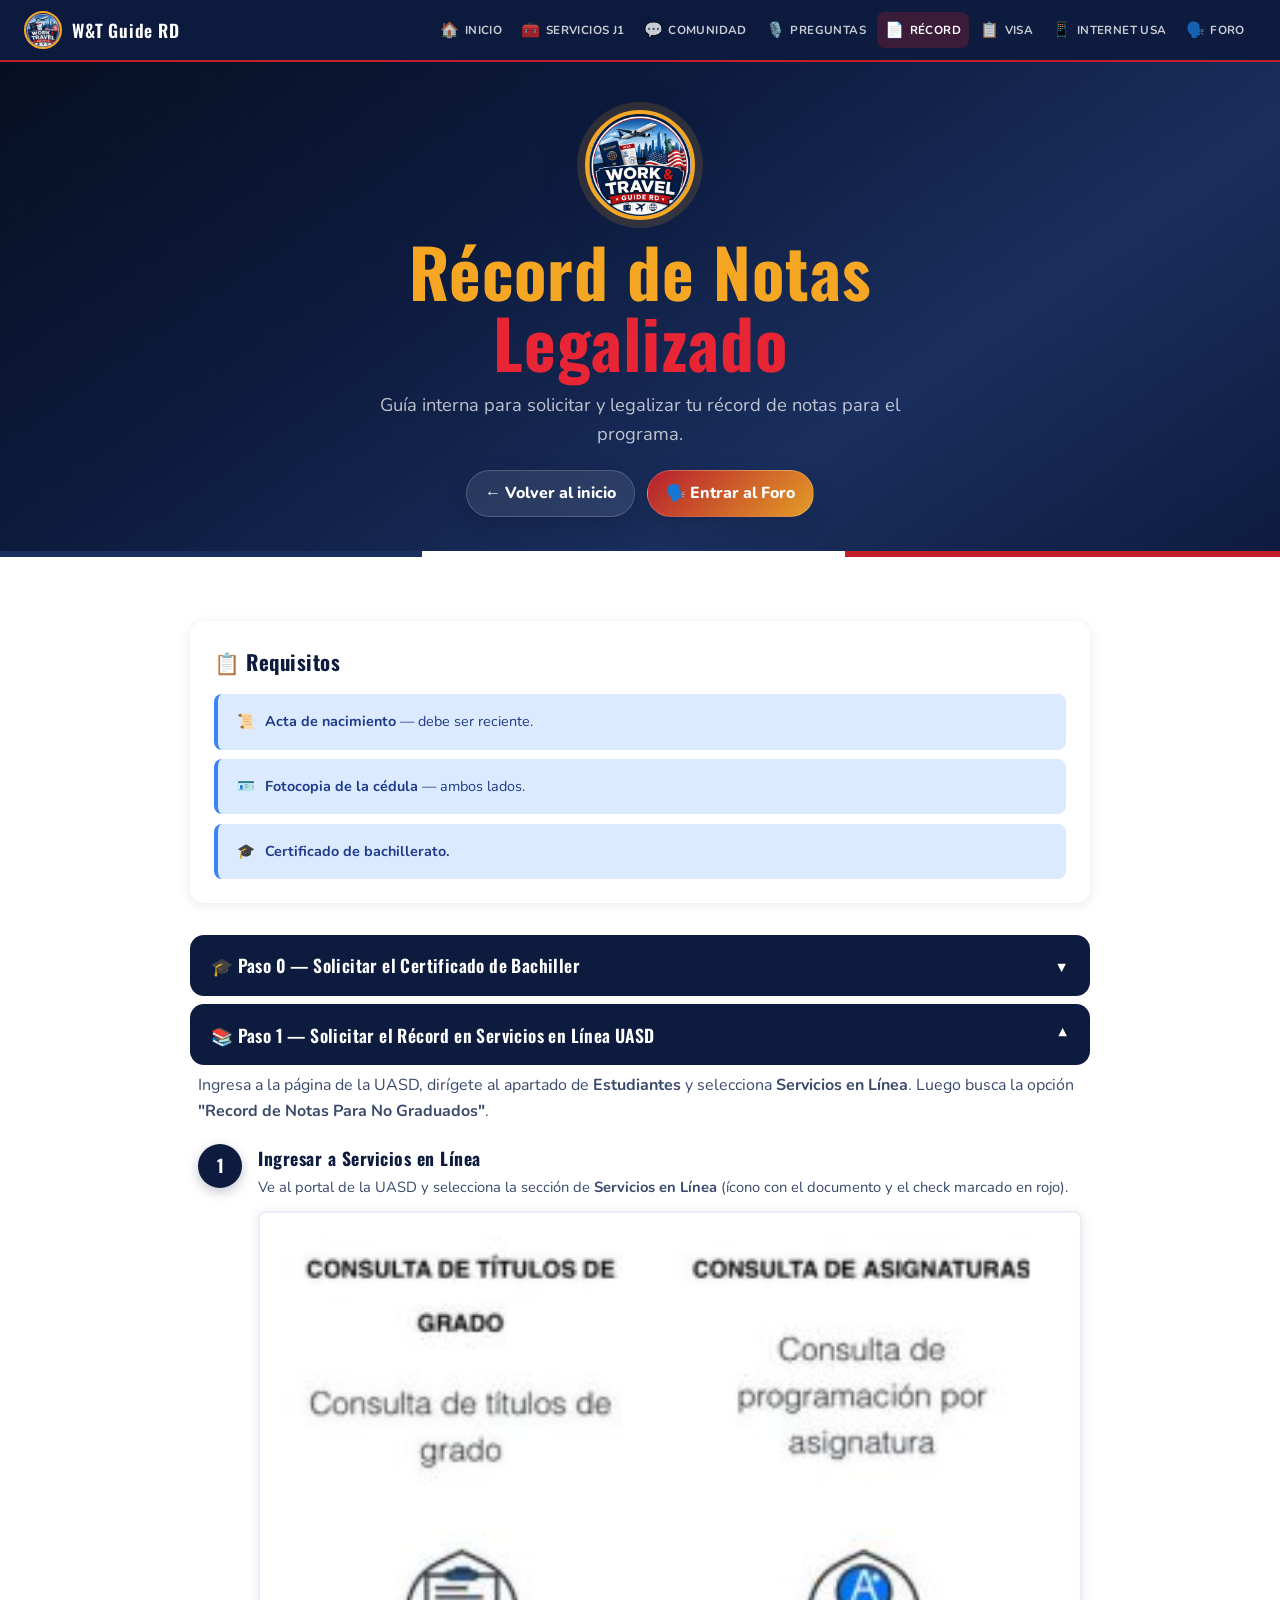
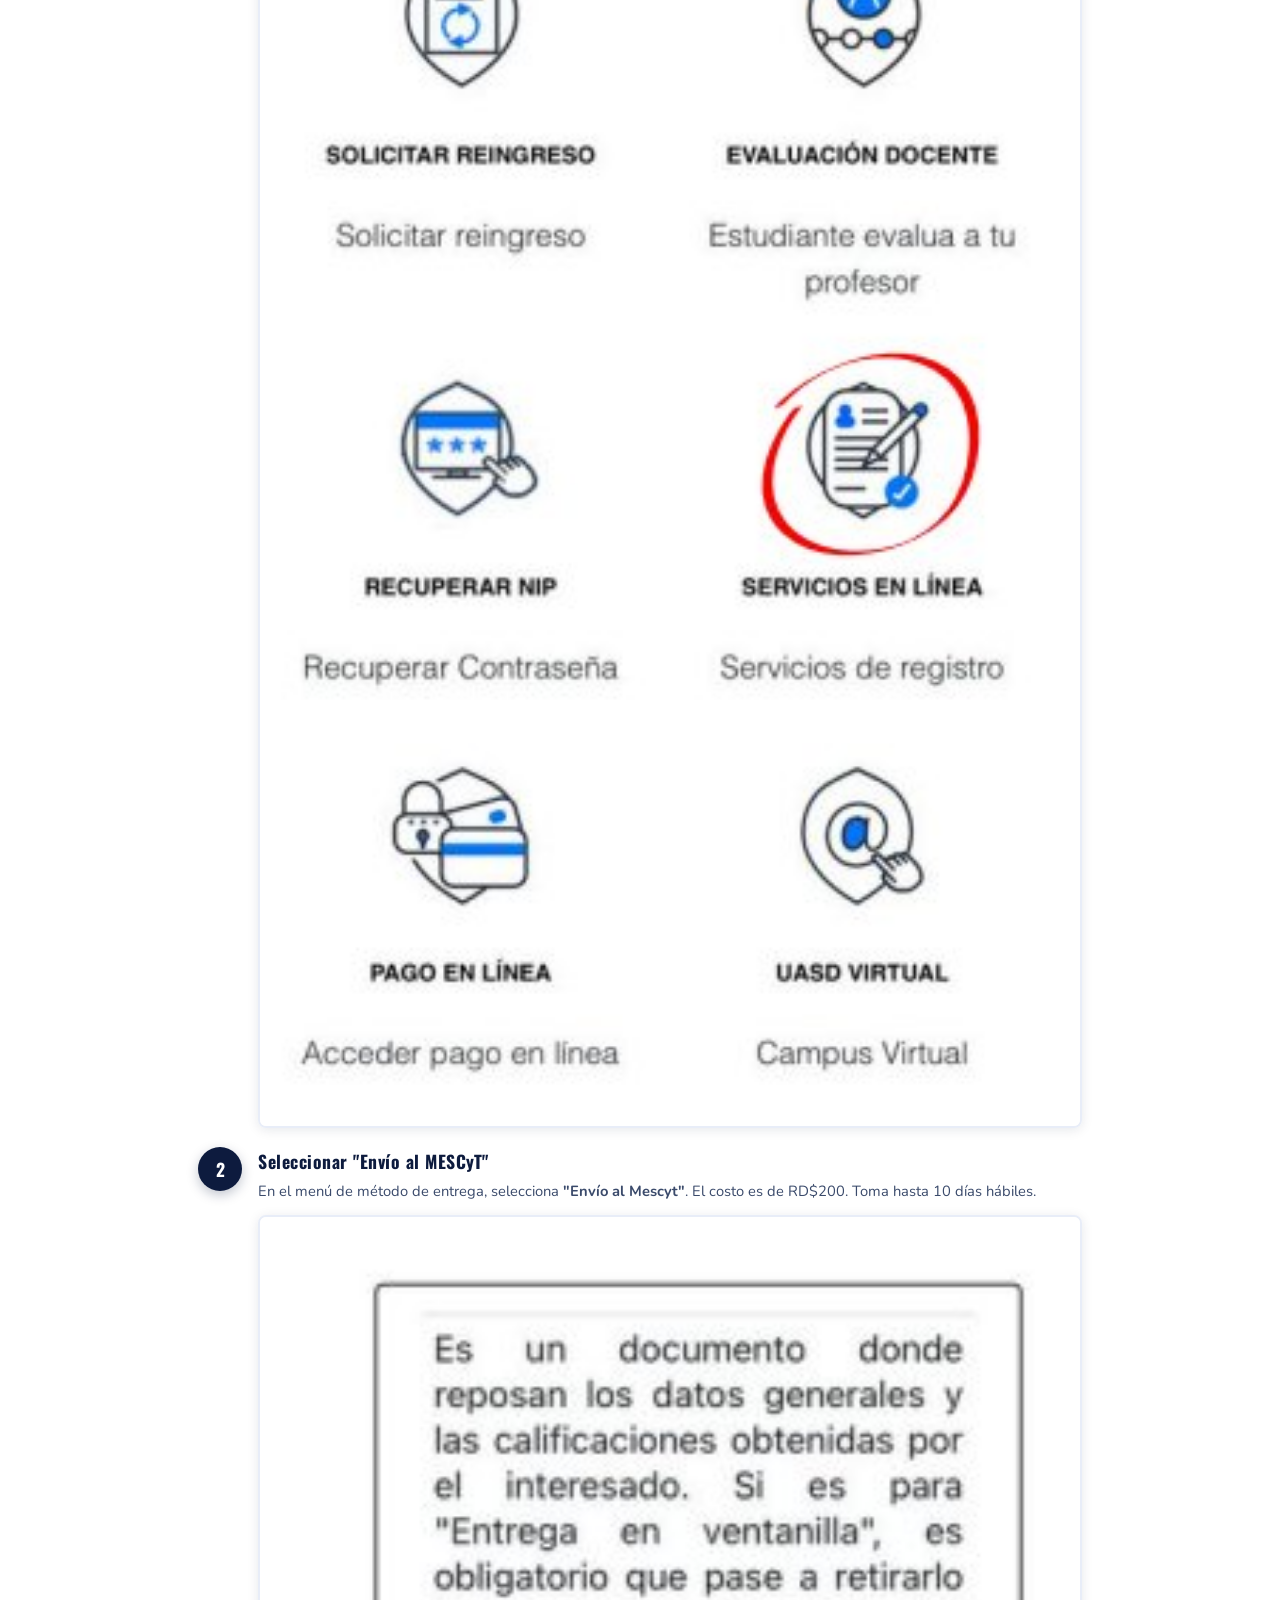
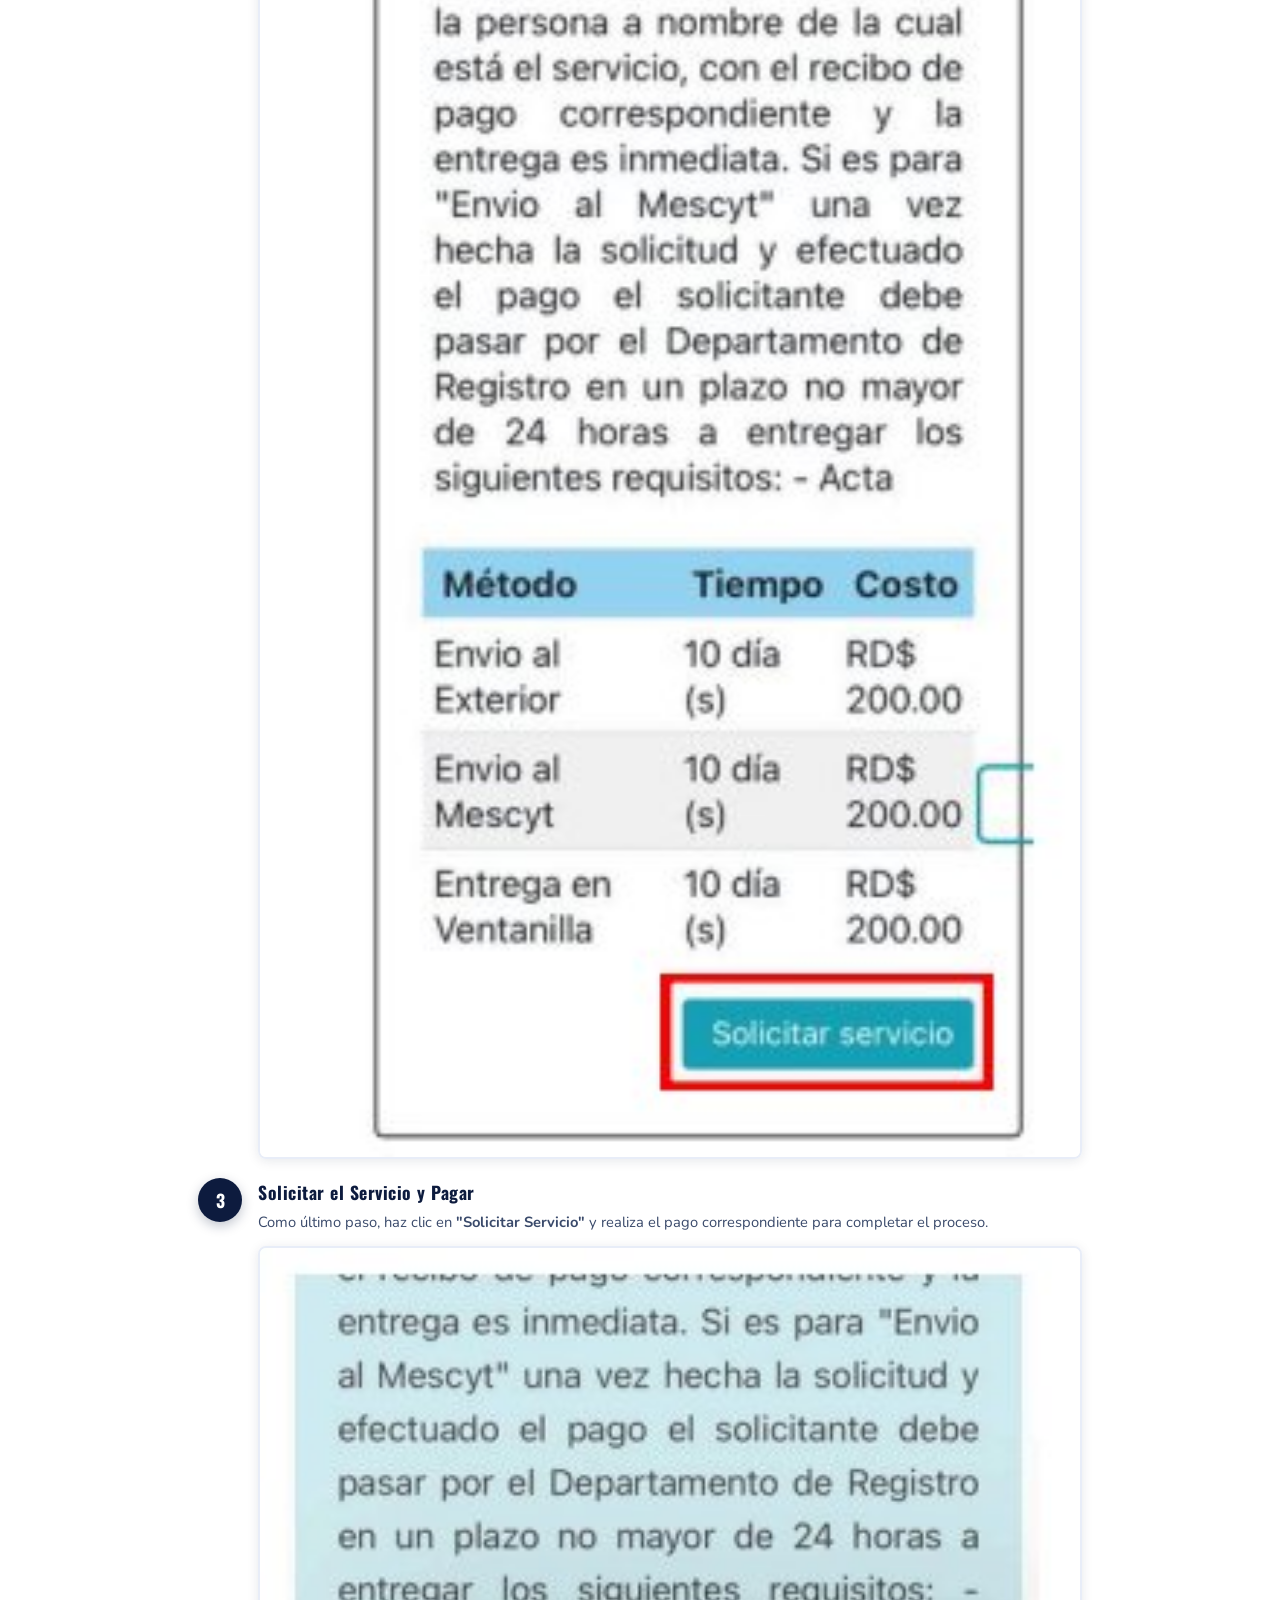
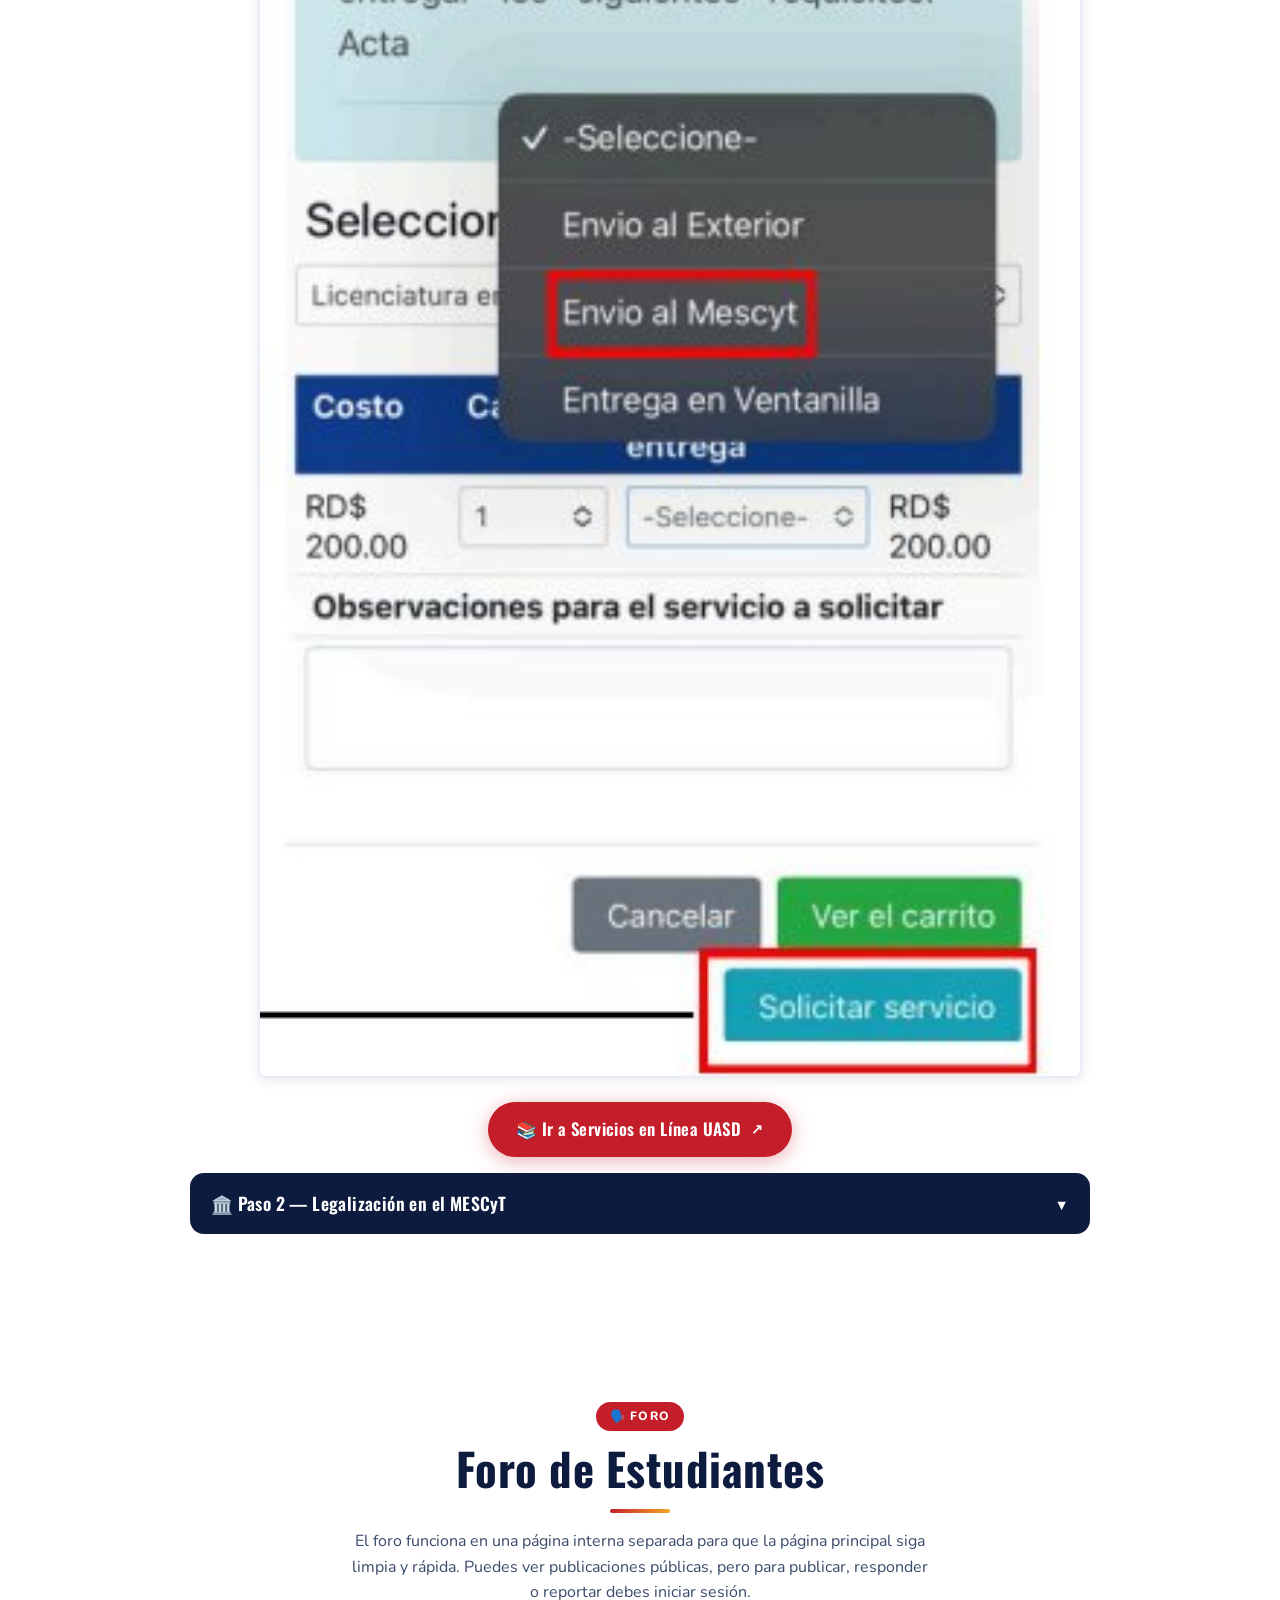
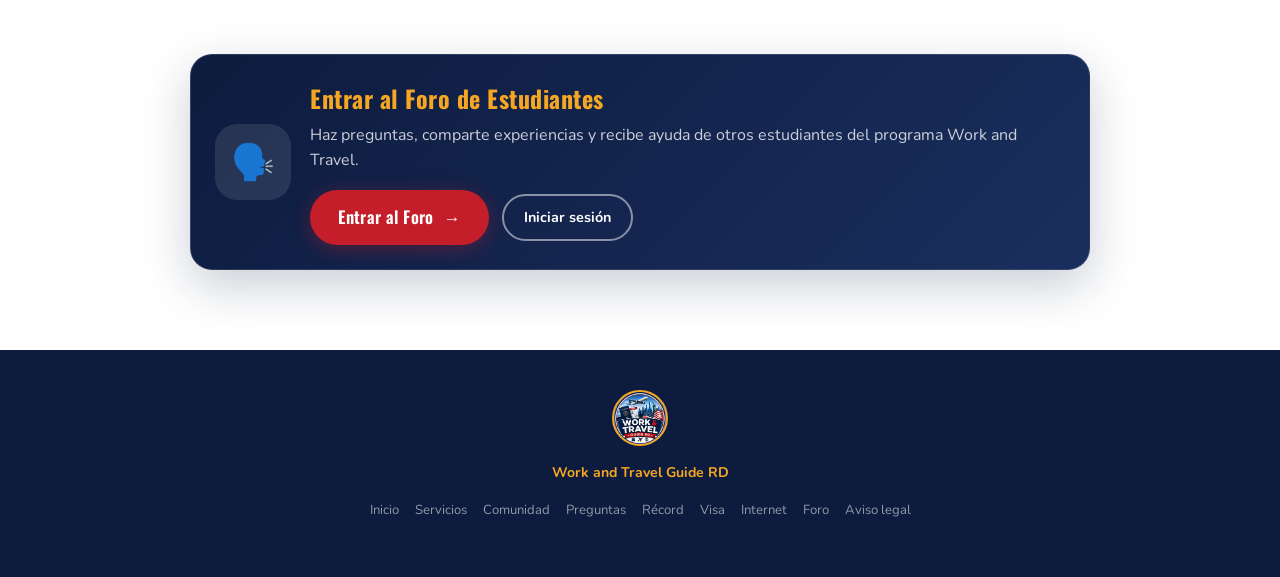
<file: record.html>
<!DOCTYPE html>
<html lang="es">
<head>
  <meta charset="UTF-8" />
  <meta name="viewport" content="width=device-width, initial-scale=1.0" />
  <meta name="theme-color" content="#0d1b3e" />
  <title>Récord de Notas Legalizado | Work and Travel Guide RD</title>
  <link rel="manifest" href="./manifest.json" />
  <link rel="icon" href="./images/logo.png" type="image/png" />
  <link rel="stylesheet" href="./css/style.css" />
</head>
<body>
  <div id="progressBar" class="progress-bar"></div>
  <nav class="nav" id="mainNav" role="navigation" aria-label="Navegación principal">
    <a href="./index.html#inicio" class="nav-brand">
      <img src="./images/logo.png" alt="Work and Travel Guide RD" />
      <span>W&T Guide RD</span>
    </a>
    <ul class="nav-menu" role="list">
      <li><a href="./index.html#inicio"><span class="nav-icon">🏠</span> Inicio</a></li>
      <li><a href="./index.html#servicios"><span class="nav-icon">🧰</span> Servicios J1</a></li>
      <li><a href="./index.html#comunidad"><span class="nav-icon">💬</span> Comunidad</a></li>
      <li><a href="./preguntas.html"><span class="nav-icon">🎙️</span> Preguntas</a></li>
      <li><a href="./record.html" class="active"><span class="nav-icon">📄</span> Récord</a></li>
      <li><a href="./visa.html"><span class="nav-icon">📋</span> Visa</a></li>
      <li><a href="./internet.html"><span class="nav-icon">📱</span> Internet USA</a></li>
      <li><a href="./foro.html"><span class="nav-icon">🗣️</span> Foro</a></li>
      <li><a href="./admin.html" id="adminNavLink" class="admin-only" style="display:none;"><span class="nav-icon">⚙️</span> Panel Admin</a></li>
    </ul>
    <button class="hamburger" id="hamburger" aria-label="Abrir menú" aria-expanded="false"><span></span><span></span><span></span></button>
  </nav>
  <div class="nav-mobile" id="mobileNav" role="dialog" aria-label="Menú móvil">
    <a href="./index.html#inicio"><span class="nav-icon">🏠</span> Inicio</a>
    <a href="./index.html#servicios"><span class="nav-icon">🧰</span> Servicios J1</a>
    <a href="./index.html#comunidad"><span class="nav-icon">💬</span> Comunidad</a>
    <a href="./preguntas.html"><span class="nav-icon">🎙️</span> Preguntas</a>
    <a href="./record.html"><span class="nav-icon">📄</span> Récord</a>
    <a href="./visa.html"><span class="nav-icon">📋</span> Visa</a>
    <a href="./internet.html"><span class="nav-icon">📱</span> Internet USA</a>
    <a href="./foro.html"><span class="nav-icon">🗣️</span> Foro</a>
    <a href="./admin.html" id="adminMobileLink" class="admin-only" style="display:none;"><span class="nav-icon">⚙️</span> Panel Admin</a>
  </div>
  <section class="hero page-hero" id="inicio">
    <img src="./images/logo.png" alt="Work and Travel Guide RD" class="hero-logo" />
    <h1 class="hero-title"><span class="accent">Récord de Notas</span><br /><span class="red-text">Legalizado</span></h1>
    <p class="hero-subtitle">Guía interna para solicitar y legalizar tu récord de notas para el programa.</p>
    <div class="hero-actions">
      <a class="hero-social-btn" href="./index.html#inicio">← Volver al inicio</a>
      <a class="hero-social-btn is-instagram" href="./foro.html">🗣️ Entrar al Foro</a>
    </div>
    <div class="hero-flag-stripe"></div>
  </section>

<!-- ═══════════════════════════════════════════ RÉCORD DE NOTAS -->
  <section class="section section-white" id="record">
    <div class="section-inner">
<!-- Requisitos -->
      <div class="card fade-in" style="padding:1.5rem;margin-bottom:2rem;">
        <h3 style="font-family:'Oswald',sans-serif;font-size:1.3rem;color:var(--navy);margin-bottom:1rem;">📋 Requisitos</h3>
        <div style="display:flex;flex-direction:column;gap:0.6rem;">
          <div class="info-box info">
            <span>📜</span>
            <span><strong>Acta de nacimiento</strong> — debe ser reciente.</span>
          </div>
          <div class="info-box info">
            <span>🪪</span>
            <span><strong>Fotocopia de la cédula</strong> — ambos lados.</span>
          </div>
          <div class="info-box info">
            <span>🎓</span>
            <span><strong>Certificado de bachillerato.</strong></span>
          </div>
        </div>
      </div>

      <!-- PASO 0: Certificado de Bachiller -->
      <button class="collapsible-btn fade-in">
        🎓 Paso 0 — Solicitar el Certificado de Bachiller
        <span class="arrow">▼</span>
      </button>
      <div class="collapsible-content" style="padding:0 0.5rem 1rem;">
        <p style="color:var(--text-mid);margin-bottom:1rem;">
          Si necesitas solicitar el certificado de bachiller, este trámite se realiza directamente en la página oficial del Ministerio de Educación.
        </p>
        <div class="step-image" style="max-width:480px;">
          <img src="./images/mescyt_1.png" alt="Formulario de Certificado Nivel Medio/Secundario" loading="lazy" />
        </div>
        <div class="info-box warning" style="margin-top:1rem;">
          <span>💡</span>
          <span>Necesitas tu RNE (Registro Nacional de Estudiante) o número de registro. Si no lo tienes, haz clic en <strong>"Obtener mi RNE"</strong> en el formulario.</span>
        </div>
      </div>

      <!-- PASO 1: Solicitar en UASD -->
      <button class="collapsible-btn fade-in open">
        📚 Paso 1 — Solicitar el Récord en Servicios en Línea UASD
        <span class="arrow">▼</span>
      </button>
      <div class="collapsible-content open" style="padding:0 0.5rem 1rem;">
        <p style="color:var(--text-mid);margin-bottom:1.2rem;">
          Ingresa a la página de la UASD, dirígete al apartado de <strong>Estudiantes</strong> y selecciona <strong>Servicios en Línea</strong>. Luego busca la opción <strong>"Record de Notas Para No Graduados"</strong>.
        </p>

        <div class="steps">
          <div class="step fade-in">
            <div class="step-num">1</div>
            <div class="step-content">
              <h4>Ingresar a Servicios en Línea</h4>
              <p>Ve al portal de la UASD y selecciona la sección de <strong>Servicios en Línea</strong> (ícono con el documento y el check marcado en rojo).</p>
              <div class="step-image">
                <img src="./images/mescyt_2.png" alt="Menú de Servicios en Línea UASD" loading="lazy" />
              </div>
            </div>
          </div>

          <div class="step fade-in">
            <div class="step-num">2</div>
            <div class="step-content">
              <h4>Seleccionar "Envío al MESCyT"</h4>
              <p>En el menú de método de entrega, selecciona <strong>"Envío al Mescyt"</strong>. El costo es de RD$200. Toma hasta 10 días hábiles.</p>
              <div class="step-image">
                <img src="./images/mescyt_3.png" alt="Opciones de entrega del récord de notas" loading="lazy" />
              </div>
            </div>
          </div>

          <div class="step fade-in">
            <div class="step-num">3</div>
            <div class="step-content">
              <h4>Solicitar el Servicio y Pagar</h4>
              <p>Como último paso, haz clic en <strong>"Solicitar Servicio"</strong> y realiza el pago correspondiente para completar el proceso.</p>
              <div class="step-image">
                <img src="./images/mescyt_4.png" alt="Confirmación y solicitud del récord de notas" loading="lazy" />
              </div>
            </div>
          </div>
        </div>

        <div style="margin-top:1.5rem;text-align:center;">
          <a href="https://app.uasd.edu.do/ServiciosEnLinea/"
             target="_blank" rel="noopener noreferrer"
             class="cta-link">
            📚 Ir a Servicios en Línea UASD
            <span style="font-size:0.85rem;">↗</span>
          </a>
        </div>
      </div>

      <!-- PASO 2: Legalización MESCyT -->
      <button class="collapsible-btn fade-in">
        🏛️ Paso 2 — Legalización en el MESCyT
        <span class="arrow">▼</span>
      </button>
      <div class="collapsible-content" style="padding:0 0.5rem 1rem;">
        <p style="color:var(--text-mid);margin-bottom:1rem;">
          Después de varias semanas, la UASD proporcionará un número de oficio. Con ese número podrás pagar la legalización en el MESCyT.
        </p>

        <div class="payment-grid">
          <div class="payment-card vip">
            <div style="font-size:1.8rem;margin-bottom:0.5rem;">⭐</div>
            <h4>Pago VIP</h4>
            <p>Entrega del récord legalizado <strong>el mismo día</strong>. Tiene un costo adicional que puede variar.</p>
          </div>
          <div class="payment-card">
            <div style="font-size:1.8rem;margin-bottom:0.5rem;">🗓️</div>
            <h4>Pago Normal</h4>
            <p>En las oficinas del MESCyT o en línea. El proceso puede tomar <strong>hasta dos meses</strong>.</p>
          </div>
        </div>

        <div class="info-box warning" style="margin-top:1rem;">
          <span>⚠️</span>
          <div>
            <strong>Importante:</strong> El pago en línea solo está disponible de <strong>lunes a viernes</strong>, con un máximo de <strong>100 personas por día</strong>.
            Se recomienda hacer este trámite lo antes posible.
          </div>
        </div>
      </div>
    </div>
  </section>


  <div id="adAfterRecord" class="ad-slot ad-slot-between section-white" aria-label="Anuncio entre secciones"></div>

<!-- ═══════════════════════════════════════════ ACCESO AL FORO -->
  <section class="section section-white" id="foro-acceso">
    <div class="section-inner">
      <div class="section-header fade-in">
        <span class="section-tag">🗣️ Foro</span>
        <h2 class="section-title">Foro de Estudiantes</h2>
        <div class="divider"></div>
        <p class="section-desc">
          El foro funciona en una página interna separada para que la página principal siga limpia y rápida.
          Puedes ver publicaciones públicas, pero para publicar, responder o reportar debes iniciar sesión.
        </p>
      </div>

      <div class="forum-entry-card fade-in">
        <div class="forum-entry-icon">🗣️</div>
        <div class="forum-entry-content">
          <h3>Entrar al Foro de Estudiantes</h3>
          <p>Haz preguntas, comparte experiencias y recibe ayuda de otros estudiantes del programa Work and Travel.</p>
          <div class="forum-entry-actions">
            <a href="./foro.html" class="cta-link">Entrar al Foro <span>→</span></a>
            <a href="./login.html?redirect=foro.html" class="btn btn-outline">Iniciar sesión</a>
          </div>
        </div>
      </div>
    </div>
  </section>


  <footer class="footer">
    <img src="./images/logo.png" alt="Logo Work and Travel Guide RD" class="footer-logo" />
    <p><strong>Work and Travel Guide RD</strong></p>
    <div class="footer-links">
      <a href="./index.html#inicio">Inicio</a>
      <a href="./index.html#servicios">Servicios</a>
      <a href="./index.html#comunidad">Comunidad</a>
      <a href="./preguntas.html">Preguntas</a>
      <a href="./record.html">Récord</a>
      <a href="./visa.html">Visa</a>
      <a href="./internet.html">Internet</a>
      <a href="./foro.html">Foro</a>
      <a href="#aviso-legal" class="legal-open">Aviso legal</a>
    </div>
  </footer>
  <div class="legal-modal" id="legalModal" hidden>
    <div class="legal-card" role="dialog" aria-modal="true" aria-labelledby="legalTitle">
      <button class="legal-close" id="legalClose" type="button" aria-label="Cerrar aviso legal">×</button>
      <h2 id="legalTitle">Aviso legal</h2>
      <p><strong>Work and Travel Guide RD</strong> es una comunidad informativa para estudiantes interesados en el programa Summer Work and Travel / Visa J1.</p>
      <p>No somos una entidad oficial del Gobierno de los Estados Unidos, la Embajada, sponsors ni agencias autorizadas.</p>
      <p>La información publicada es orientativa y debe verificarse en fuentes oficiales. Los servicios, anuncios o recomendaciones no garantizan aprobación de visa ni resultados específicos.</p>
    </div>
  </div>
  <button class="back-top" id="backTop" aria-label="Volver al inicio">↑</button>
  <script src="./js/config.js"></script>
  <script src="./js/ui.js"></script>
  <script src="./js/main.js"></script>
</body>
</html>
</file>
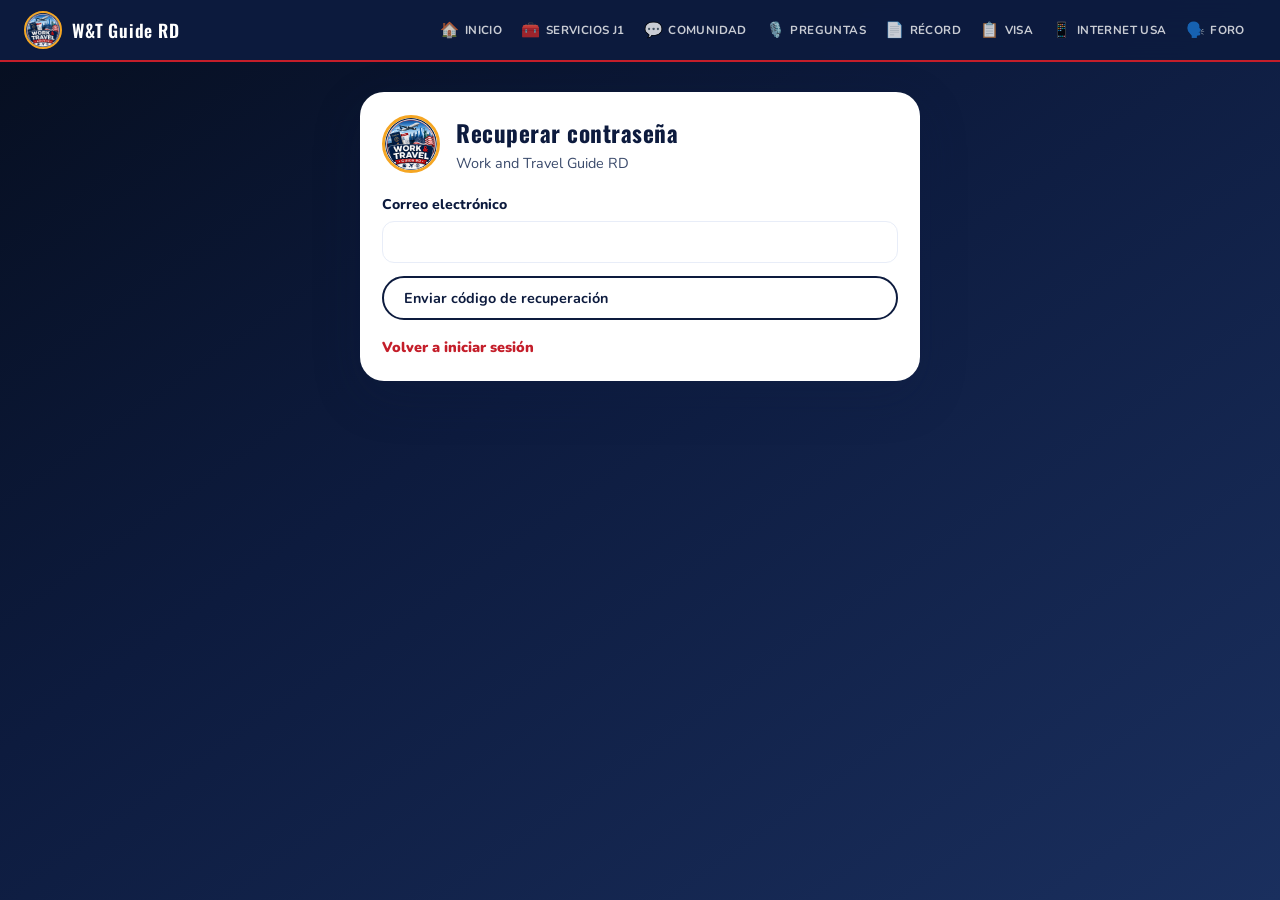
<file: recuperar.html>
<!DOCTYPE html>
<html lang="es">
<head>
  <meta charset="UTF-8" />
  <meta name="viewport" content="width=device-width, initial-scale=1.0" />
  <meta name="theme-color" content="#0d1b3e" />
  <title>Recuperar contraseña | Work and Travel Guide RD</title>
  <link rel="manifest" href="./manifest.json" />
  <link rel="icon" href="./images/logo.png" type="image/png" />
  <link rel="stylesheet" href="./css/style.css" />
  <link rel="stylesheet" href="./css/auth.css?v=24" />
</head>
<body data-auth-page="recuperar">
  <nav class="nav" id="mainNav" role="navigation" aria-label="Navegación principal">
    <a href="./index.html#inicio" class="nav-brand">
      <img src="./images/logo.png" alt="Work and Travel Guide RD" />
      <span>W&T Guide RD</span>
    </a>
    <ul class="nav-menu" role="list">
      <li><a href="./index.html#inicio"><span class="nav-icon">🏠</span> Inicio</a></li>
      <li><a href="./index.html#servicios"><span class="nav-icon">🧰</span> Servicios J1</a></li>
      <li><a href="./index.html#comunidad"><span class="nav-icon">💬</span> Comunidad</a></li>
      <li><a href="./preguntas.html"><span class="nav-icon">🎙️</span> Preguntas</a></li>
      <li><a href="./record.html"><span class="nav-icon">📄</span> Récord</a></li>
      <li><a href="./visa.html"><span class="nav-icon">📋</span> Visa</a></li>
      <li><a href="./internet.html"><span class="nav-icon">📱</span> Internet USA</a></li>
      <li><a href="./foro.html" class=""><span class="nav-icon">🗣️</span> Foro</a></li>
      <li><a href="./admin.html" id="adminNavLink" class="admin-only" style="display:none;"><span class="nav-icon">⚙️</span> Panel Admin</a></li>
    </ul>
    <button class="hamburger" id="hamburger" aria-label="Abrir menú" aria-expanded="false"><span></span><span></span><span></span></button>
  </nav>
  <div class="nav-mobile" id="mobileNav" role="dialog" aria-label="Menú móvil">
    <a href="./index.html#inicio"><span class="nav-icon">🏠</span> Inicio</a>
    <a href="./index.html#servicios"><span class="nav-icon">🧰</span> Servicios J1</a>
    <a href="./index.html#comunidad"><span class="nav-icon">💬</span> Comunidad</a>
    <a href="./preguntas.html"><span class="nav-icon">🎙️</span> Preguntas</a>
    <a href="./record.html"><span class="nav-icon">📄</span> Récord</a>
    <a href="./visa.html"><span class="nav-icon">📋</span> Visa</a>
    <a href="./internet.html"><span class="nav-icon">📱</span> Internet USA</a>
    <a href="./foro.html"><span class="nav-icon">🗣️</span> Foro</a>
    <a href="./admin.html" id="adminMobileLink" class="admin-only" style="display:none;"><span class="nav-icon">⚙️</span> Panel Admin</a>
  </div>
  <main class="auth-page">
    <section class="auth-page-card">
      <div class="auth-header">
        <img src="./images/logo.png" alt="Work and Travel Guide RD" />
        <div><h2>Recuperar contraseña</h2><p>Work and Travel Guide RD</p></div>
      </div>
      <div class="auth-message" id="authPageMessage" aria-live="polite"></div>
      <form class="auth-panel active" id="recoverPageForm">
        <label>Correo electrónico<input type="email" name="email" required /></label>
        <button class="btn btn-outline" type="submit">Enviar código de recuperación</button>
      </form>
      <form class="auth-panel step-hidden" id="resetPageForm" style="margin-top:1rem;">
        <input type="hidden" name="email" id="resetEmailHidden" />
        <div class="verify-email-card" id="resetEmailCard" hidden><span class="verify-email-label">Código enviado a</span><strong id="resetEmailText"></strong></div>
        <label>Código recibido<input type="text" name="code" required /></label>
        <label>Nueva contraseña<input type="password" name="new_password" required minlength="8" /></label>
        <button class="btn btn-primary" type="submit">Cambiar contraseña</button>
      </form>
      <div class="auth-page-links"><a href="./login.html">Volver a iniciar sesión</a></div>

    </section>
  </main>
  <div class="legal-modal" id="legalModal" hidden>
    <div class="legal-card" role="dialog" aria-modal="true" aria-labelledby="legalTitle">
      <button class="legal-close" id="legalClose" type="button" aria-label="Cerrar aviso legal">×</button>
      <h2 id="legalTitle">Aviso legal</h2>
      <p><strong>Work and Travel Guide RD</strong> es una comunidad informativa para estudiantes interesados en el programa Summer Work and Travel / Visa J1.</p>
      <p>No somos una entidad oficial del Gobierno de los Estados Unidos, la Embajada, sponsors ni agencias autorizadas.</p>
      <p>La información publicada es orientativa y debe verificarse en fuentes oficiales. Los servicios, anuncios o recomendaciones no garantizan aprobación de visa ni resultados específicos.</p>
    </div>
  </div>
  <script src="./js/config.js"></script>
  <script src="./js/ui.js"></script>
  <script src="./js/auth.js?v=24"></script>

  <script>
    document.addEventListener('click', (e) => {
      if (e.target?.classList?.contains('legal-open')) { e.preventDefault(); document.getElementById('legalModal').hidden = false; }
      if (e.target?.id === 'legalClose') document.getElementById('legalModal').hidden = true;
      if (e.target?.id === 'hamburger') {
        document.getElementById('hamburger').classList.toggle('open');
        document.getElementById('mobileNav').classList.toggle('open');
      }
    });
  </script>

</body>
</html>
</file>
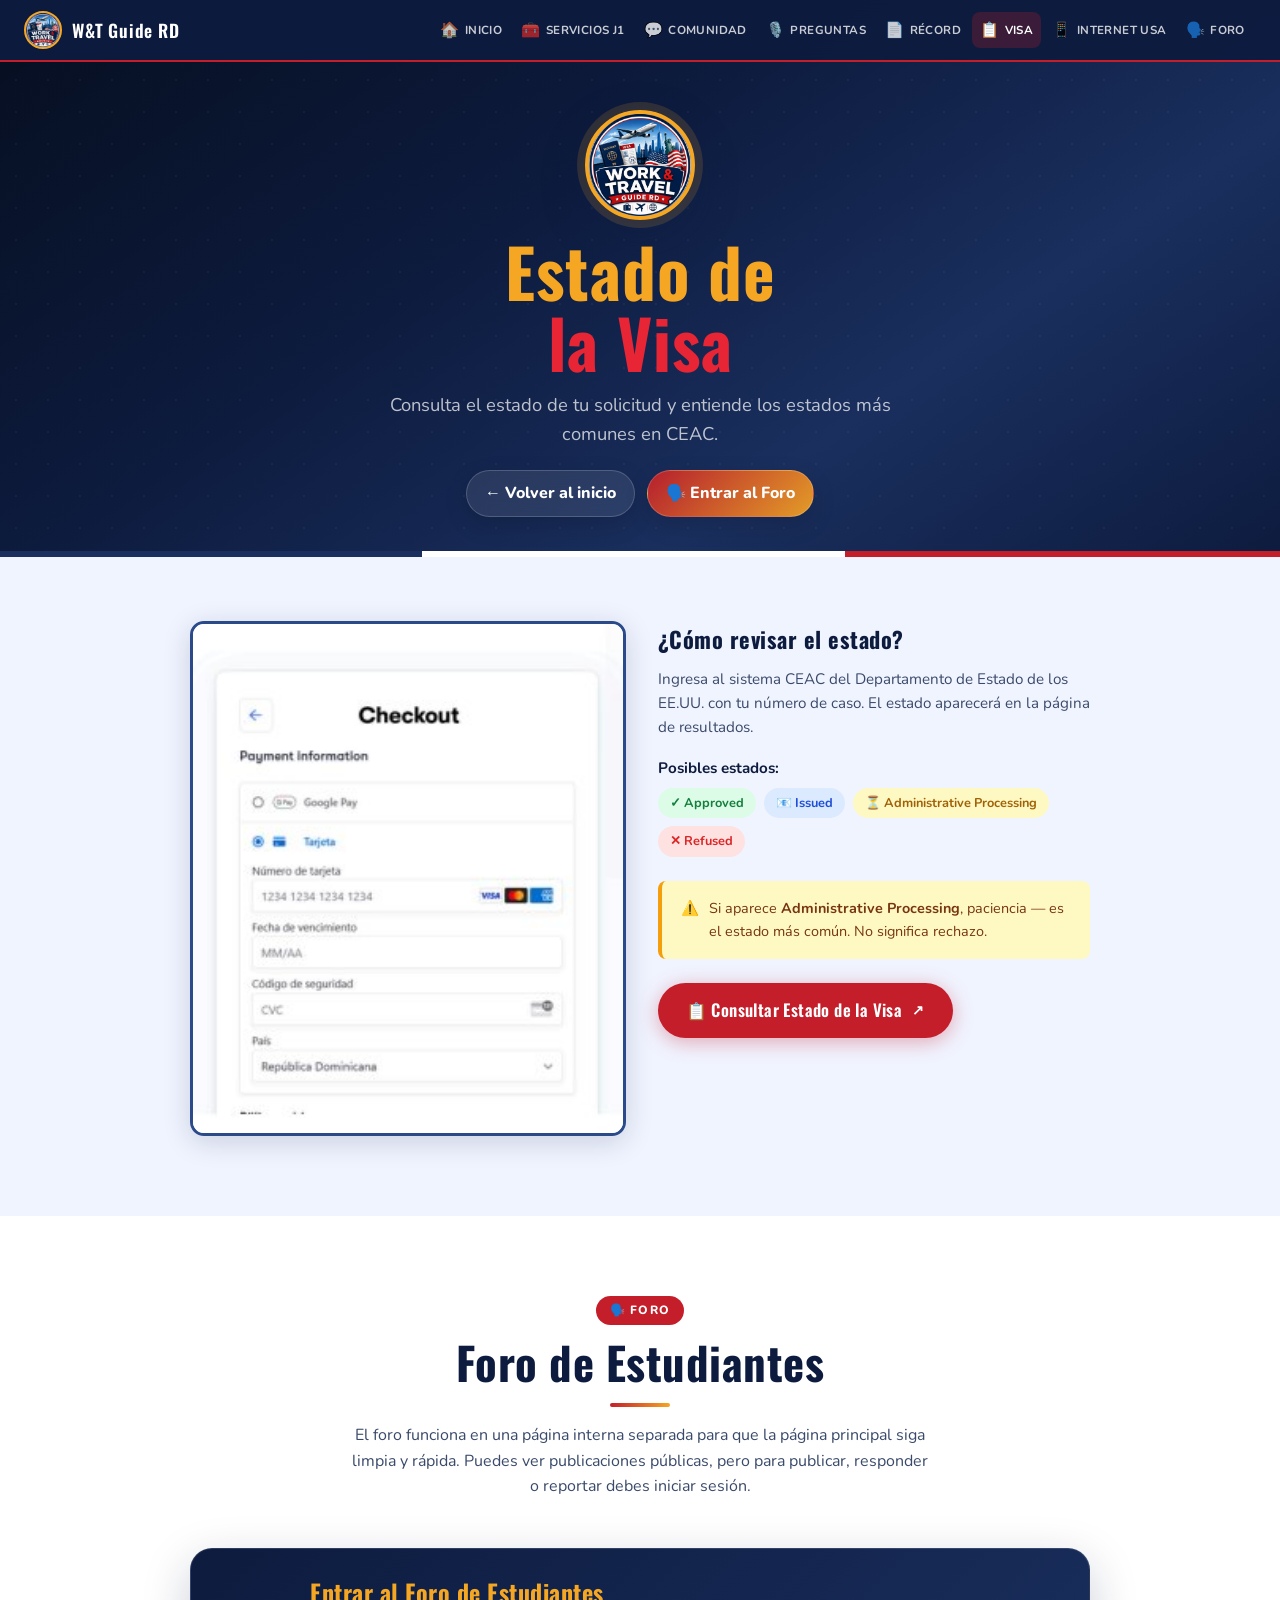
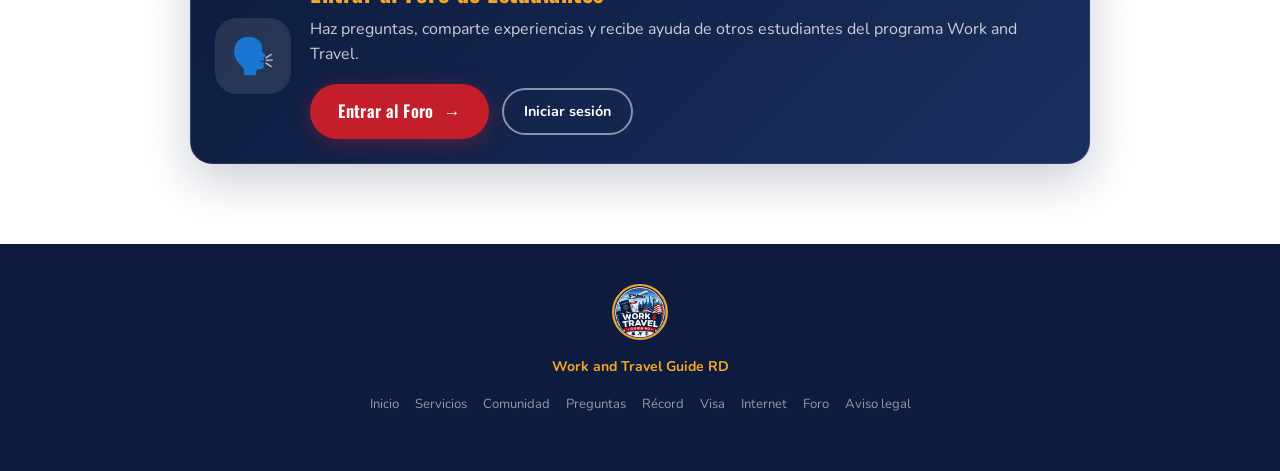
<file: visa.html>
<!DOCTYPE html>
<html lang="es">
<head>
  <meta charset="UTF-8" />
  <meta name="viewport" content="width=device-width, initial-scale=1.0" />
  <meta name="theme-color" content="#0d1b3e" />
  <title>Estado de la Visa | Work and Travel Guide RD</title>
  <link rel="manifest" href="./manifest.json" />
  <link rel="icon" href="./images/logo.png" type="image/png" />
  <link rel="stylesheet" href="./css/style.css" />
</head>
<body>
  <div id="progressBar" class="progress-bar"></div>
  <nav class="nav" id="mainNav" role="navigation" aria-label="Navegación principal">
    <a href="./index.html#inicio" class="nav-brand">
      <img src="./images/logo.png" alt="Work and Travel Guide RD" />
      <span>W&T Guide RD</span>
    </a>
    <ul class="nav-menu" role="list">
      <li><a href="./index.html#inicio"><span class="nav-icon">🏠</span> Inicio</a></li>
      <li><a href="./index.html#servicios"><span class="nav-icon">🧰</span> Servicios J1</a></li>
      <li><a href="./index.html#comunidad"><span class="nav-icon">💬</span> Comunidad</a></li>
      <li><a href="./preguntas.html"><span class="nav-icon">🎙️</span> Preguntas</a></li>
      <li><a href="./record.html"><span class="nav-icon">📄</span> Récord</a></li>
      <li><a href="./visa.html" class="active"><span class="nav-icon">📋</span> Visa</a></li>
      <li><a href="./internet.html"><span class="nav-icon">📱</span> Internet USA</a></li>
      <li><a href="./foro.html"><span class="nav-icon">🗣️</span> Foro</a></li>
      <li><a href="./admin.html" id="adminNavLink" class="admin-only" style="display:none;"><span class="nav-icon">⚙️</span> Panel Admin</a></li>
    </ul>
    <button class="hamburger" id="hamburger" aria-label="Abrir menú" aria-expanded="false"><span></span><span></span><span></span></button>
  </nav>
  <div class="nav-mobile" id="mobileNav" role="dialog" aria-label="Menú móvil">
    <a href="./index.html#inicio"><span class="nav-icon">🏠</span> Inicio</a>
    <a href="./index.html#servicios"><span class="nav-icon">🧰</span> Servicios J1</a>
    <a href="./index.html#comunidad"><span class="nav-icon">💬</span> Comunidad</a>
    <a href="./preguntas.html"><span class="nav-icon">🎙️</span> Preguntas</a>
    <a href="./record.html"><span class="nav-icon">📄</span> Récord</a>
    <a href="./visa.html"><span class="nav-icon">📋</span> Visa</a>
    <a href="./internet.html"><span class="nav-icon">📱</span> Internet USA</a>
    <a href="./foro.html"><span class="nav-icon">🗣️</span> Foro</a>
    <a href="./admin.html" id="adminMobileLink" class="admin-only" style="display:none;"><span class="nav-icon">⚙️</span> Panel Admin</a>
  </div>
  <section class="hero page-hero" id="inicio">
    <img src="./images/logo.png" alt="Work and Travel Guide RD" class="hero-logo" />
    <h1 class="hero-title"><span class="accent">Estado de</span><br /><span class="red-text">la Visa</span></h1>
    <p class="hero-subtitle">Consulta el estado de tu solicitud y entiende los estados más comunes en CEAC.</p>
    <div class="hero-actions">
      <a class="hero-social-btn" href="./index.html#inicio">← Volver al inicio</a>
      <a class="hero-social-btn is-instagram" href="./foro.html">🗣️ Entrar al Foro</a>
    </div>
    <div class="hero-flag-stripe"></div>
  </section>

<!-- ═══════════════════════════════════════════ ESTADO DE LA VISA -->
  <section class="section section-light" id="visa">
    <div class="section-inner">
<div class="ceac-wrapper fade-in">
        <div class="ceac-image-box">
          <img src="./images/ceac_status.png" alt="CEAC Visa Status Tracker — pantalla del sistema" loading="lazy" />
        </div>

        <div class="ceac-info">
          <h3>¿Cómo revisar el estado?</h3>
          <p>
            Ingresa al sistema CEAC del Departamento de Estado de los EE.UU. con tu número de caso. El estado aparecerá en la página de resultados.
          </p>

          <p style="font-weight:700;color:var(--navy);margin-bottom:0.5rem;">Posibles estados:</p>
          <div class="status-chips">
            <span class="status-chip chip-approved">✓ Approved</span>
            <span class="status-chip chip-issued">📧 Issued</span>
            <span class="status-chip chip-pending">⏳ Administrative Processing</span>
            <span class="status-chip chip-refused">✕ Refused</span>
          </div>

          <div class="info-box warning" style="margin-bottom:1.5rem;">
            <span>⚠️</span>
            <span>Si aparece <strong>Administrative Processing</strong>, paciencia — es el estado más común. No significa rechazo.</span>
          </div>

          <a href="https://ceac.state.gov/CEACStatTracker/Status.aspx?App=NIV"
             target="_blank" rel="noopener noreferrer"
             class="cta-link">
            📋 Consultar Estado de la Visa
            <span style="font-size:0.85rem;">↗</span>
          </a>
        </div>
      </div>
    </div>
  </section>


  <div id="adAfterVisa" class="ad-slot ad-slot-between section-light" aria-label="Anuncio entre secciones"></div>

<!-- ═══════════════════════════════════════════ ACCESO AL FORO -->
  <section class="section section-white" id="foro-acceso">
    <div class="section-inner">
      <div class="section-header fade-in">
        <span class="section-tag">🗣️ Foro</span>
        <h2 class="section-title">Foro de Estudiantes</h2>
        <div class="divider"></div>
        <p class="section-desc">
          El foro funciona en una página interna separada para que la página principal siga limpia y rápida.
          Puedes ver publicaciones públicas, pero para publicar, responder o reportar debes iniciar sesión.
        </p>
      </div>

      <div class="forum-entry-card fade-in">
        <div class="forum-entry-icon">🗣️</div>
        <div class="forum-entry-content">
          <h3>Entrar al Foro de Estudiantes</h3>
          <p>Haz preguntas, comparte experiencias y recibe ayuda de otros estudiantes del programa Work and Travel.</p>
          <div class="forum-entry-actions">
            <a href="./foro.html" class="cta-link">Entrar al Foro <span>→</span></a>
            <a href="./login.html?redirect=foro.html" class="btn btn-outline">Iniciar sesión</a>
          </div>
        </div>
      </div>
    </div>
  </section>


  <footer class="footer">
    <img src="./images/logo.png" alt="Logo Work and Travel Guide RD" class="footer-logo" />
    <p><strong>Work and Travel Guide RD</strong></p>
    <div class="footer-links">
      <a href="./index.html#inicio">Inicio</a>
      <a href="./index.html#servicios">Servicios</a>
      <a href="./index.html#comunidad">Comunidad</a>
      <a href="./preguntas.html">Preguntas</a>
      <a href="./record.html">Récord</a>
      <a href="./visa.html">Visa</a>
      <a href="./internet.html">Internet</a>
      <a href="./foro.html">Foro</a>
      <a href="#aviso-legal" class="legal-open">Aviso legal</a>
    </div>
  </footer>
  <div class="legal-modal" id="legalModal" hidden>
    <div class="legal-card" role="dialog" aria-modal="true" aria-labelledby="legalTitle">
      <button class="legal-close" id="legalClose" type="button" aria-label="Cerrar aviso legal">×</button>
      <h2 id="legalTitle">Aviso legal</h2>
      <p><strong>Work and Travel Guide RD</strong> es una comunidad informativa para estudiantes interesados en el programa Summer Work and Travel / Visa J1.</p>
      <p>No somos una entidad oficial del Gobierno de los Estados Unidos, la Embajada, sponsors ni agencias autorizadas.</p>
      <p>La información publicada es orientativa y debe verificarse en fuentes oficiales. Los servicios, anuncios o recomendaciones no garantizan aprobación de visa ni resultados específicos.</p>
    </div>
  </div>
  <button class="back-top" id="backTop" aria-label="Volver al inicio">↑</button>
  <script src="./js/config.js"></script>
  <script src="./js/ui.js"></script>
  <script src="./js/main.js"></script>
</body>
</html>
</file>
<file: css/style.css>
/* === VARIABLES & RESET === */
@import url('https://fonts.googleapis.com/css2?family=Oswald:wght@400;500;600;700&family=Nunito:wght@300;400;600;700;800&display=swap');

:root {
  --navy:       #0d1b3e;
  --navy-mid:   #1a2f5e;
  --navy-light: #2a4a8a;
  --red:        #c41e2a;
  --red-light:  #e82535;
  --gold:       #f5a623;
  --white:      #ffffff;
  --off-white:  #f0f4ff;
  --light-gray: #e8edf8;
  --text-dark:  #0d1b3e;
  --text-mid:   #3a4a6b;
  --text-light: #6b7fa3;
  --card-bg:    #ffffff;
  --shadow-sm:  0 2px 12px rgba(13,27,62,0.10);
  --shadow-md:  0 6px 28px rgba(13,27,62,0.16);
  --shadow-lg:  0 16px 48px rgba(13,27,62,0.22);
  --radius:     14px;
  --radius-sm:  8px;
  --transition: 0.28s cubic-bezier(0.4,0,0.2,1);
}

*, *::before, *::after { box-sizing: border-box; margin: 0; padding: 0; }

html { scroll-behavior: smooth; font-size: 16px; }

body {
  font-family: 'Nunito', sans-serif;
  background: var(--off-white);
  color: var(--text-dark);
  overflow-x: hidden;
  line-height: 1.6;
}

h1, h2, h3, h4, h5 {
  font-family: 'Oswald', sans-serif;
  letter-spacing: 0.5px;
}

a { color: inherit; text-decoration: none; }
img { max-width: 100%; display: block; }

/* === SCROLLBAR === */
::-webkit-scrollbar { width: 6px; }
::-webkit-scrollbar-track { background: var(--light-gray); }
::-webkit-scrollbar-thumb { background: var(--navy-light); border-radius: 4px; }

/* === NAV === */
.nav {
  position: fixed;
  top: 0; left: 0; right: 0;
  z-index: 1000;
  background: rgba(13,27,62,0.97);
  backdrop-filter: blur(14px);
  -webkit-backdrop-filter: blur(14px);
  border-bottom: 2px solid var(--red);
  padding: 0 1.5rem;
  height: 62px;
  display: flex;
  align-items: center;
  justify-content: space-between;
  transition: box-shadow var(--transition);
}

.nav.scrolled { box-shadow: var(--shadow-md); }

.nav-brand {
  display: flex;
  align-items: center;
  gap: 10px;
  color: var(--white);
  font-family: 'Oswald', sans-serif;
  font-size: 1.1rem;
  font-weight: 600;
  letter-spacing: 0.8px;
}

.nav-brand img {
  width: 38px;
  height: 38px;
  border-radius: 50%;
  object-fit: cover;
  border: 2px solid var(--gold);
}

.nav-brand span { display: none; }

.nav-menu {
  display: flex;
  gap: 0.2rem;
  list-style: none;
}

.nav-menu a {
  display: flex;
  align-items: center;
  gap: 5px;
  padding: 6px 10px;
  border-radius: var(--radius-sm);
  color: rgba(255,255,255,0.78);
  font-size: 0.78rem;
  font-weight: 700;
  text-transform: uppercase;
  letter-spacing: 0.4px;
  transition: all var(--transition);
}

.nav-menu a:hover,
.nav-menu a.active {
  color: var(--white);
  background: rgba(196,30,42,0.25);
}

.nav-menu a .nav-icon { font-size: 0.95rem; }

/* Hamburger */
.hamburger {
  display: none;
  flex-direction: column;
  gap: 5px;
  cursor: pointer;
  padding: 6px;
  border: none;
  background: transparent;
}

.hamburger span {
  display: block;
  width: 24px;
  height: 2px;
  background: var(--white);
  border-radius: 2px;
  transition: all var(--transition);
}

.hamburger.open span:nth-child(1) { transform: translateY(7px) rotate(45deg); }
.hamburger.open span:nth-child(2) { opacity: 0; }
.hamburger.open span:nth-child(3) { transform: translateY(-7px) rotate(-45deg); }

/* Mobile nav */
.nav-mobile {
  display: none;
  position: fixed;
  top: 62px; left: 0; right: 0; bottom: 0;
  background: rgba(13,27,62,0.98);
  z-index: 999;
  padding: 1.5rem;
  flex-direction: column;
  gap: 0.4rem;
  overflow-y: auto;
}

.nav-mobile.open { display: flex; }

.nav-mobile a {
  display: flex;
  align-items: center;
  gap: 12px;
  padding: 14px 16px;
  border-radius: var(--radius);
  color: var(--white);
  font-size: 1.05rem;
  font-weight: 700;
  font-family: 'Oswald', sans-serif;
  letter-spacing: 0.6px;
  transition: background var(--transition);
  border-left: 3px solid transparent;
}

.nav-mobile a:hover {
  background: rgba(255,255,255,0.08);
  border-left-color: var(--red);
}

.nav-mobile .nav-icon { font-size: 1.2rem; }

/* === HERO === */
.hero {
  min-height: 100vh;
  background: linear-gradient(145deg, #060e1f 0%, #0d1b3e 40%, #1a2f5e 70%, #0d1b3e 100%);
  display: flex;
  align-items: center;
  justify-content: center;
  flex-direction: column;
  text-align: center;
  padding: 100px 1.5rem 3rem;
  position: relative;
  overflow: hidden;
}

/* Animated background dots */
.hero::before {
  content: '';
  position: absolute;
  inset: 0;
  background-image: radial-gradient(circle, rgba(255,255,255,0.04) 1px, transparent 1px);
  background-size: 32px 32px;
  animation: bgDrift 20s linear infinite;
}

@keyframes bgDrift {
  0% { transform: translate(0,0); }
  100% { transform: translate(32px, 32px); }
}

.hero-flag-stripe {
  position: absolute;
  bottom: 0; left: 0; right: 0;
  height: 6px;
  background: linear-gradient(90deg, var(--navy-mid) 33%, var(--white) 33% 66%, var(--red) 66%);
}

.hero-logo {
  width: 160px;
  height: 160px;
  border-radius: 50%;
  object-fit: cover;
  border: 4px solid var(--gold);
  box-shadow: 0 0 0 8px rgba(245,166,35,0.15), var(--shadow-lg);
  margin-bottom: 1.8rem;
  animation: fadeInDown 0.8s ease both;
}

@keyframes fadeInDown {
  from { opacity: 0; transform: translateY(-30px); }
  to   { opacity: 1; transform: translateY(0); }
}

.hero-title {
  font-family: 'Oswald', sans-serif;
  font-size: clamp(2.4rem, 8vw, 4.2rem);
  font-weight: 700;
  color: var(--white);
  line-height: 1.05;
  letter-spacing: 1px;
  animation: fadeInUp 0.8s 0.2s ease both;
}

.hero-title .accent { color: var(--gold); }
.hero-title .red-text { color: var(--red-light); }

.hero-subtitle {
  font-size: clamp(0.95rem, 2.5vw, 1.15rem);
  color: rgba(255,255,255,0.72);
  margin-top: 0.8rem;
  font-weight: 400;
  max-width: 560px;
  animation: fadeInUp 0.8s 0.4s ease both;
}

@keyframes fadeInUp {
  from { opacity: 0; transform: translateY(24px); }
  to   { opacity: 1; transform: translateY(0); }
}

.hero-badges {
  display: flex;
  flex-wrap: wrap;
  gap: 0.6rem;
  justify-content: center;
  margin-top: 1.6rem;
  animation: fadeInUp 0.8s 0.6s ease both;
}

.badge {
  display: inline-flex;
  align-items: center;
  gap: 6px;
  padding: 6px 14px;
  background: rgba(255,255,255,0.1);
  border: 1px solid rgba(255,255,255,0.18);
  border-radius: 100px;
  color: rgba(255,255,255,0.9);
  font-size: 0.82rem;
  font-weight: 600;
  backdrop-filter: blur(8px);
}

.hero-sections {
  display: grid;
  grid-template-columns: repeat(2, 1fr);
  gap: 0.8rem;
  max-width: 600px;
  width: 100%;
  margin-top: 2.5rem;
  animation: fadeInUp 0.8s 0.8s ease both;
}

.hero-card {
  display: flex;
  align-items: center;
  gap: 10px;
  padding: 14px 16px;
  background: rgba(255,255,255,0.07);
  border: 1px solid rgba(255,255,255,0.14);
  border-radius: var(--radius);
  color: var(--white);
  font-size: 0.88rem;
  font-weight: 700;
  font-family: 'Oswald', sans-serif;
  letter-spacing: 0.4px;
  transition: all var(--transition);
  cursor: pointer;
  text-align: left;
}

.hero-card:hover {
  background: rgba(196,30,42,0.3);
  border-color: var(--red-light);
  transform: translateY(-2px);
}

.hero-card .hc-icon {
  font-size: 1.5rem;
  min-width: 32px;
  text-align: center;
}

/* === SECTIONS GENERAL === */
.section {
  padding: 5rem 1.5rem;
}

.section-inner {
  max-width: 900px;
  margin: 0 auto;
}

.section-header {
  text-align: center;
  margin-bottom: 3rem;
}

.section-tag {
  display: inline-flex;
  align-items: center;
  gap: 6px;
  background: var(--red);
  color: var(--white);
  font-size: 0.75rem;
  font-weight: 800;
  text-transform: uppercase;
  letter-spacing: 1.2px;
  padding: 5px 14px;
  border-radius: 100px;
  margin-bottom: 0.8rem;
}

.section-title {
  font-family: 'Oswald', sans-serif;
  font-size: clamp(1.8rem, 5vw, 2.8rem);
  font-weight: 700;
  color: var(--navy);
  line-height: 1.1;
}

.section-desc {
  color: var(--text-mid);
  max-width: 580px;
  margin: 0.6rem auto 0;
  font-size: 1rem;
}

.divider {
  width: 60px;
  height: 4px;
  background: linear-gradient(90deg, var(--red), var(--gold));
  border-radius: 2px;
  margin: 1rem auto;
}

/* Dark section */
.section-dark {
  background: linear-gradient(135deg, var(--navy) 0%, var(--navy-mid) 100%);
  color: var(--white);
}

.section-dark .section-title { color: var(--white); }
.section-dark .section-desc  { color: rgba(255,255,255,0.72); }
.section-dark .divider { background: linear-gradient(90deg, var(--gold), var(--red-light)); }

/* Alternating bg */
.section-light { background: var(--off-white); }
.section-white { background: var(--white); }

/* === CARD === */
.card {
  background: var(--card-bg);
  border-radius: var(--radius);
  box-shadow: var(--shadow-sm);
  overflow: hidden;
  transition: transform var(--transition), box-shadow var(--transition);
}

.card:hover {
  transform: translateY(-3px);
  box-shadow: var(--shadow-md);
}

/* === PREGUNTAS CONSULARES === */
.speech-toolbar {
  display: flex;
  flex-wrap: wrap;
  gap: 0.7rem;
  justify-content: center;
  margin-bottom: 2rem;
}

.btn {
  display: inline-flex;
  align-items: center;
  gap: 8px;
  padding: 10px 20px;
  border-radius: 100px;
  font-family: 'Nunito', sans-serif;
  font-size: 0.9rem;
  font-weight: 700;
  cursor: pointer;
  border: 2px solid transparent;
  transition: all var(--transition);
  white-space: nowrap;
}

.btn-primary {
  background: var(--navy);
  color: var(--white);
}

.btn-primary:hover {
  background: var(--navy-mid);
  transform: translateY(-1px);
}

.btn-red {
  background: var(--red);
  color: var(--white);
}

.btn-red:hover {
  background: var(--red-light);
  transform: translateY(-1px);
}

.btn-gold {
  background: var(--gold);
  color: var(--navy);
}

.btn-gold:hover {
  filter: brightness(1.08);
  transform: translateY(-1px);
}

.btn-outline {
  background: transparent;
  color: var(--navy);
  border-color: var(--navy);
}

.btn-outline:hover {
  background: var(--navy);
  color: var(--white);
}

.btn-sm {
  padding: 6px 14px;
  font-size: 0.82rem;
}

.btn:disabled {
  opacity: 0.55;
  cursor: not-allowed;
  transform: none;
}

/* Speech highlight */
.speech-card {
  background: var(--card-bg);
  border-radius: var(--radius);
  box-shadow: var(--shadow-sm);
  padding: 1.2rem 1.5rem;
  margin-bottom: 0.8rem;
  display: flex;
  align-items: flex-start;
  gap: 14px;
  transition: all var(--transition);
  border-left: 4px solid transparent;
  cursor: default;
}

.speech-card.playing {
  border-left-color: var(--red);
  background: #fff5f5;
  box-shadow: var(--shadow-md);
}

.speech-card.completed {
  border-left-color: #22c55e;
  opacity: 0.75;
}

.q-num {
  min-width: 34px;
  height: 34px;
  background: var(--navy);
  color: var(--white);
  border-radius: 50%;
  display: flex;
  align-items: center;
  justify-content: center;
  font-family: 'Oswald', sans-serif;
  font-size: 0.85rem;
  font-weight: 600;
  flex-shrink: 0;
  transition: background var(--transition);
}

.speech-card.playing .q-num { background: var(--red); }
.speech-card.completed .q-num { background: #22c55e; }

.q-text {
  font-size: 1rem;
  color: var(--text-dark);
  font-weight: 600;
  padding-top: 5px;
}

/* Random Practice UI */
.random-practice {
  background: linear-gradient(135deg, var(--navy) 0%, var(--navy-mid) 100%);
  border-radius: var(--radius);
  padding: 2rem;
  text-align: center;
  color: var(--white);
  margin-bottom: 2rem;
  display: none;
}

.random-practice.active { display: block; }

.random-q-display {
  font-family: 'Oswald', sans-serif;
  font-size: clamp(1.3rem, 4vw, 2rem);
  font-weight: 600;
  color: var(--gold);
  margin: 1rem 0;
  min-height: 60px;
  display: flex;
  align-items: center;
  justify-content: center;
}

.random-controls { display: flex; gap: 0.8rem; justify-content: center; flex-wrap: wrap; margin-top: 1rem; }

/* Wilberforce */
.wilberforce-box {
  background: linear-gradient(135deg, #0d1b3e, #1a2f5e);
  border-radius: var(--radius);
  padding: 1.8rem;
  color: var(--white);
  margin-top: 2rem;
}

.wilberforce-box h3 {
  color: var(--gold);
  font-size: 1.4rem;
  margin-bottom: 1rem;
  display: flex;
  align-items: center;
  gap: 10px;
}

.rights-grid {
  display: grid;
  grid-template-columns: 1fr 1fr;
  gap: 1rem;
  margin-top: 1rem;
}

.right-item {
  display: flex;
  align-items: flex-start;
  gap: 10px;
  padding: 10px;
  background: rgba(255,255,255,0.06);
  border-radius: var(--radius-sm);
  font-size: 0.88rem;
  line-height: 1.4;
}

.right-num {
  min-width: 24px;
  height: 24px;
  background: var(--gold);
  color: var(--navy);
  border-radius: 50%;
  display: flex;
  align-items: center;
  justify-content: center;
  font-size: 0.75rem;
  font-weight: 800;
  flex-shrink: 0;
}

/* Glossary */
.glossary-grid {
  display: grid;
  grid-template-columns: repeat(auto-fit, minmax(200px, 1fr));
  gap: 0.7rem;
  margin-top: 1.5rem;
}

.gloss-item {
  padding: 10px 14px;
  background: var(--off-white);
  border-radius: var(--radius-sm);
  border-left: 4px solid var(--navy);
}

.gloss-term {
  font-weight: 800;
  color: var(--navy);
  font-size: 0.88rem;
}

.gloss-def {
  color: var(--text-mid);
  font-size: 0.83rem;
  margin-top: 2px;
}

/* Tabs */
.tabs {
  display: flex;
  gap: 0.5rem;
  margin-bottom: 1.5rem;
  background: var(--light-gray);
  padding: 4px;
  border-radius: var(--radius);
  flex-wrap: wrap;
}

.tab-btn {
  flex: 1;
  min-width: 120px;
  padding: 8px 14px;
  border: none;
  border-radius: 10px;
  font-family: 'Nunito', sans-serif;
  font-size: 0.85rem;
  font-weight: 700;
  cursor: pointer;
  background: transparent;
  color: var(--text-mid);
  transition: all var(--transition);
}

.tab-btn.active {
  background: var(--navy);
  color: var(--white);
  box-shadow: var(--shadow-sm);
}

.tab-panel { display: none; }
.tab-panel.active { display: block; }

/* === VISA SECTION === */
.ceac-wrapper {
  display: flex;
  flex-direction: column;
  gap: 2rem;
  align-items: center;
}

.ceac-image-box {
  width: 100%;
  max-width: 500px;
  border-radius: var(--radius);
  overflow: hidden;
  box-shadow: var(--shadow-md);
  border: 3px solid var(--navy-light);
}

.ceac-image-box img {
  width: 100%;
}

.ceac-info {
  width: 100%;
  max-width: 500px;
}

.ceac-info h3 {
  font-size: 1.4rem;
  color: var(--navy);
  margin-bottom: 0.6rem;
}

.ceac-info p {
  color: var(--text-mid);
  font-size: 0.95rem;
  margin-bottom: 1rem;
}

.status-chips {
  display: flex;
  flex-wrap: wrap;
  gap: 0.5rem;
  margin-bottom: 1.5rem;
}

.status-chip {
  padding: 5px 12px;
  border-radius: 100px;
  font-size: 0.8rem;
  font-weight: 700;
}

.chip-approved { background: #dcfce7; color: #15803d; }
.chip-refused  { background: #fee2e2; color: #dc2626; }
.chip-pending  { background: #fef9c3; color: #a16207; }
.chip-issued   { background: #dbeafe; color: #1d4ed8; }

.cta-link {
  display: inline-flex;
  align-items: center;
  gap: 10px;
  padding: 14px 28px;
  background: var(--red);
  color: var(--white);
  border-radius: 100px;
  font-family: 'Oswald', sans-serif;
  font-size: 1.05rem;
  font-weight: 600;
  letter-spacing: 0.4px;
  transition: all var(--transition);
  box-shadow: 0 4px 20px rgba(196,30,42,0.35);
}

.cta-link:hover {
  background: var(--red-light);
  transform: translateY(-2px);
  box-shadow: 0 8px 28px rgba(196,30,42,0.45);
}

/* === STEPS === */
.steps {
  display: flex;
  flex-direction: column;
  gap: 1.2rem;
}

.step {
  display: flex;
  gap: 1rem;
  align-items: flex-start;
}

.step-num {
  min-width: 44px;
  height: 44px;
  background: var(--navy);
  color: var(--white);
  border-radius: 50%;
  display: flex;
  align-items: center;
  justify-content: center;
  font-family: 'Oswald', sans-serif;
  font-size: 1.1rem;
  font-weight: 700;
  flex-shrink: 0;
  box-shadow: 0 4px 12px rgba(13,27,62,0.25);
}

.step-content { flex: 1; }

.step-content h4 {
  font-family: 'Oswald', sans-serif;
  font-size: 1.1rem;
  color: var(--navy);
  margin-bottom: 0.3rem;
}

.step-content p {
  color: var(--text-mid);
  font-size: 0.92rem;
  line-height: 1.5;
}

.step-image {
  margin-top: 0.8rem;
  border-radius: var(--radius-sm);
  overflow: hidden;
  box-shadow: var(--shadow-sm);
  border: 2px solid var(--light-gray);
}

.step-image img { width: 100%; }

/* === INFO BOX === */
.info-box {
  padding: 1rem 1.2rem;
  border-radius: var(--radius-sm);
  display: flex;
  align-items: flex-start;
  gap: 10px;
  font-size: 0.9rem;
}

.info-box.warning {
  background: #fef9c3;
  border-left: 4px solid #f59e0b;
  color: #78350f;
}

.info-box.info {
  background: #dbeafe;
  border-left: 4px solid #3b82f6;
  color: #1e3a8a;
}

.info-box.success {
  background: #dcfce7;
  border-left: 4px solid #22c55e;
  color: #14532d;
}

/* === US MOBILE SECTION === */
.plan-card {
  border: 3px solid var(--navy);
  border-radius: var(--radius);
  padding: 1.8rem;
  position: relative;
  overflow: hidden;
}

.plan-card::before {
  content: '⭐ RECOMENDADO';
  position: absolute;
  top: 14px; right: -28px;
  background: var(--red);
  color: var(--white);
  font-size: 0.7rem;
  font-weight: 800;
  padding: 4px 40px;
  transform: rotate(38deg);
  letter-spacing: 1px;
}

.plan-price {
  font-family: 'Oswald', sans-serif;
  font-size: 3rem;
  color: var(--navy);
  font-weight: 700;
  line-height: 1;
}

.plan-price span { font-size: 1.2rem; color: var(--text-mid); }

.plan-features {
  list-style: none;
  margin-top: 1rem;
  display: flex;
  flex-direction: column;
  gap: 0.5rem;
}

.plan-features li {
  display: flex;
  align-items: center;
  gap: 8px;
  font-size: 0.95rem;
  color: var(--text-dark);
}

.plan-features li::before {
  content: '✓';
  color: #22c55e;
  font-weight: 800;
  font-size: 1rem;
}

.ref-code-box {
  background: linear-gradient(135deg, var(--navy) 0%, var(--navy-mid) 100%);
  border-radius: var(--radius);
  padding: 1.5rem;
  text-align: center;
  color: var(--white);
}

.ref-code-box .code-label {
  font-size: 0.85rem;
  text-transform: uppercase;
  letter-spacing: 1.5px;
  color: rgba(255,255,255,0.65);
  margin-bottom: 0.5rem;
}

.ref-code {
  font-family: 'Oswald', sans-serif;
  font-size: 2.2rem;
  font-weight: 700;
  color: var(--gold);
  letter-spacing: 4px;
  background: rgba(255,255,255,0.05);
  padding: 10px 24px;
  border-radius: var(--radius-sm);
  border: 2px dashed rgba(245,166,35,0.4);
  display: inline-block;
  margin: 0.5rem 0 0.8rem;
  cursor: pointer;
  transition: all var(--transition);
}

.ref-code:hover {
  background: rgba(245,166,35,0.1);
}

.copy-toast {
  font-size: 0.82rem;
  color: #86efac;
  height: 20px;
  transition: opacity var(--transition);
}

/* Phone grid */
.phone-grid {
  display: grid;
  grid-template-columns: repeat(auto-fit, minmax(180px, 1fr));
  gap: 0.6rem;
  margin-top: 1rem;
}

.phone-item {
  display: flex;
  align-items: center;
  gap: 8px;
  padding: 8px 12px;
  background: var(--off-white);
  border-radius: var(--radius-sm);
  font-size: 0.85rem;
  font-weight: 600;
  color: var(--text-dark);
}

.phone-item::before {
  content: '📱';
  font-size: 1rem;
}

/* Mobile Images Grid */
.img-steps {
  display: flex;
  flex-direction: column;
  gap: 1.5rem;
  margin-top: 1.5rem;
}

.img-step {
  display: flex;
  flex-direction: column;
  gap: 0.8rem;
}

.img-step-label {
  display: flex;
  align-items: center;
  gap: 10px;
  font-family: 'Oswald', sans-serif;
  font-size: 1.05rem;
  font-weight: 600;
  color: var(--navy);
}

.img-step-label .step-dot {
  width: 10px; height: 10px;
  background: var(--red);
  border-radius: 50%;
  flex-shrink: 0;
}

.step-screenshot {
  border-radius: var(--radius-sm);
  box-shadow: var(--shadow-sm);
  border: 2px solid var(--light-gray);
  max-width: 400px;
}

/* === WHATSAPP SECTION === */
.wa-card {
  background: linear-gradient(135deg, #1a7836 0%, #25a244 100%);
  border-radius: var(--radius);
  padding: 2.5rem 2rem;
  text-align: center;
  color: var(--white);
  position: relative;
  overflow: hidden;
}

.wa-card::before {
  content: '';
  position: absolute;
  inset: 0;
  background: url("data:image/svg+xml,%3Csvg xmlns='http://www.w3.org/2000/svg' width='60' height='60'%3E%3Ccircle cx='30' cy='30' r='28' fill='none' stroke='rgba(255,255,255,0.05)' stroke-width='2'/%3E%3C/svg%3E") center/60px;
}

.wa-icon { font-size: 3.5rem; margin-bottom: 1rem; }
.wa-card h3 { font-size: 1.8rem; margin-bottom: 0.6rem; }
.wa-card p { color: rgba(255,255,255,0.85); margin-bottom: 1.5rem; }

.wa-btn {
  display: inline-flex;
  align-items: center;
  gap: 10px;
  padding: 14px 32px;
  background: var(--white);
  color: #1a7836;
  border-radius: 100px;
  font-family: 'Oswald', sans-serif;
  font-size: 1.1rem;
  font-weight: 700;
  transition: all var(--transition);
  box-shadow: 0 4px 20px rgba(0,0,0,0.2);
}

.wa-btn:hover {
  transform: translateY(-2px) scale(1.02);
  box-shadow: 0 8px 32px rgba(0,0,0,0.25);
}

/* === FOOTER === */
.footer {
  background: var(--navy);
  color: rgba(255,255,255,0.65);
  text-align: center;
  padding: 2.5rem 1.5rem;
  font-size: 0.88rem;
}

.footer .footer-logo {
  width: 56px;
  height: 56px;
  border-radius: 50%;
  object-fit: cover;
  margin: 0 auto 1rem;
  border: 2px solid var(--gold);
}

.footer strong { color: var(--gold); }

.footer-links {
  display: flex;
  flex-wrap: wrap;
  gap: 1rem;
  justify-content: center;
  margin: 1rem 0;
}

.footer-links a {
  color: rgba(255,255,255,0.55);
  font-size: 0.82rem;
  transition: color var(--transition);
}

.footer-links a:hover { color: var(--gold); }

/* === PROGRESS INDICATOR === */
.progress-bar {
  position: fixed;
  top: 62px; left: 0;
  height: 3px;
  background: var(--gold);
  z-index: 1001;
  transition: width 0.1s linear;
}

/* === BACK TO TOP === */
.back-top {
  position: fixed;
  bottom: 1.5rem; right: 1.5rem;
  width: 46px; height: 46px;
  background: var(--navy);
  color: var(--white);
  border-radius: 50%;
  display: flex;
  align-items: center;
  justify-content: center;
  font-size: 1.2rem;
  cursor: pointer;
  box-shadow: var(--shadow-md);
  opacity: 0;
  pointer-events: none;
  transition: all var(--transition);
  border: none;
  z-index: 999;
}

.back-top.visible {
  opacity: 1;
  pointer-events: auto;
}

.back-top:hover { background: var(--red); transform: translateY(-2px); }

/* === COLLAPSIBLE SECTION === */
.collapsible-btn {
  width: 100%;
  display: flex;
  align-items: center;
  justify-content: space-between;
  padding: 1.1rem 1.3rem;
  background: var(--navy);
  color: var(--white);
  border: none;
  border-radius: var(--radius);
  cursor: pointer;
  font-family: 'Oswald', sans-serif;
  font-size: 1.1rem;
  font-weight: 600;
  letter-spacing: 0.4px;
  transition: background var(--transition);
  margin-bottom: 0.5rem;
}

.collapsible-btn:hover { background: var(--navy-mid); }

.collapsible-btn .arrow {
  font-size: 0.9rem;
  transition: transform var(--transition);
}

.collapsible-btn.open .arrow { transform: rotate(180deg); }

.collapsible-content {
  display: none;
  padding: 0.5rem 0 1rem;
}

.collapsible-content.open { display: block; }

/* Payment types */
.payment-grid {
  display: grid;
  grid-template-columns: 1fr 1fr;
  gap: 1rem;
  margin-top: 1rem;
}

.payment-card {
  padding: 1.2rem;
  border-radius: var(--radius);
  border: 2px solid var(--light-gray);
  text-align: center;
}

.payment-card.vip {
  border-color: var(--gold);
  background: #fffbeb;
}

.payment-card h4 {
  font-family: 'Oswald', sans-serif;
  font-size: 1.1rem;
  color: var(--navy);
  margin-bottom: 0.4rem;
}

.payment-card p {
  font-size: 0.85rem;
  color: var(--text-mid);
}

/* === RESPONSIVE === */
@media (max-width: 768px) {
  .nav-menu { display: none; }
  .hamburger { display: flex; }
  .nav-brand span { display: inline; }

  .hero-sections { grid-template-columns: 1fr 1fr; }
  .hero-card { padding: 12px; font-size: 0.82rem; }
  .hero-card .hc-icon { font-size: 1.3rem; }

  .section { padding: 3.5rem 1.2rem; }

  .rights-grid { grid-template-columns: 1fr; }
  .payment-grid { grid-template-columns: 1fr; }

  .ceac-wrapper { align-items: stretch; }
  .ceac-image-box, .ceac-info { max-width: 100%; }

  .step-screenshot { max-width: 100%; }
}

@media (max-width: 400px) {
  .hero-sections { grid-template-columns: 1fr; }
  .hero-logo { width: 130px; height: 130px; }
}

@media (min-width: 768px) {
  .nav-brand span { display: inline; }
  .ceac-wrapper { flex-direction: row; align-items: flex-start; }
  .img-steps { flex-direction: row; flex-wrap: wrap; }
  .img-step { flex: 1; min-width: 200px; }
}

/* === ANIMATIONS === */
@keyframes pulse {
  0%, 100% { opacity: 1; }
  50% { opacity: 0.6; }
}

.pulsing { animation: pulse 1.4s ease infinite; }

.fade-in {
  opacity: 0;
  transform: translateY(20px);
  transition: opacity 0.6s ease, transform 0.6s ease;
}

.fade-in.visible {
  opacity: 1;
  transform: translateY(0);
}


/* === MEJORAS ADMINISTRABLES: ANUNCIOS, SERVICIOS, COMUNIDAD, FORO Y USUARIOS === */
.hero-actions {
  display:flex;
  flex-wrap:wrap;
  gap:0.75rem;
  justify-content:center;
  margin-top:1.2rem;
  position:relative;
  z-index:1;
}
.hero-social-btn {
  border:1px solid rgba(255,255,255,0.18);
  background:rgba(255,255,255,0.09);
  color:var(--white);
  border-radius:999px;
  padding:10px 18px;
  font-weight:800;
  cursor:pointer;
  box-shadow:0 8px 24px rgba(0,0,0,0.14);
  backdrop-filter:blur(10px);
  transition:all var(--transition);
}
.hero-social-btn:hover { transform:translateY(-2px); background:rgba(196,30,42,0.28); }
.hero-social-btn.is-instagram { background:linear-gradient(135deg, rgba(196,30,42,.92), rgba(245,166,35,.92)); }


/* === Promoción destacada del foro en el inicio === */
.hero-forum-promo {
  width: min(100%, 900px);
  margin: 1.6rem auto 0;
  position: relative;
  z-index: 1;
  display: grid;
  grid-template-columns: auto 1fr auto;
  align-items: center;
  gap: 1rem;
  padding: 1.1rem 1.2rem;
  border-radius: 24px;
  background: linear-gradient(135deg, rgba(255,255,255,0.13), rgba(255,255,255,0.06));
  border: 1px solid rgba(255,255,255,0.2);
  box-shadow: 0 16px 42px rgba(0,0,0,0.18);
  backdrop-filter: blur(12px);
  text-align: left;
}
.hero-forum-icon {
  width: 66px;
  height: 66px;
  display: grid;
  place-items: center;
  border-radius: 20px;
  background: rgba(245,166,35,0.18);
  border: 1px solid rgba(245,166,35,0.35);
  font-size: 2rem;
  flex-shrink: 0;
}

.hero-forum-photo {
  width: 100%;
  height: 100%;
  object-fit: cover;
  border-radius: 18px;
  display: block;
}
.hero-forum-icon span {
  display: inline-flex;
  align-items: center;
  justify-content: center;
  width: 100%;
  height: 100%;
}
.hero-forum-label {
  display: inline-flex;
  margin-bottom: .25rem;
  color: var(--gold);
  font-size: .72rem;
  font-weight: 900;
  letter-spacing: 1.4px;
  text-transform: uppercase;
}
.hero-forum-text h2 {
  color: var(--white);
  font-size: clamp(1.15rem, 3vw, 1.65rem);
  line-height: 1.1;
  margin-bottom: .25rem;
}
.hero-forum-text p {
  color: rgba(255,255,255,0.78);
  font-size: .92rem;
  line-height: 1.45;
}
.hero-forum-actions {
  display: flex;
  flex-direction: column;
  gap: .55rem;
  min-width: 150px;
}
.hero-forum-btn {
  display: inline-flex;
  justify-content: center;
  align-items: center;
  border-radius: 999px;
  padding: 10px 15px;
  font-weight: 900;
  white-space: nowrap;
  transition: all var(--transition);
}
.hero-forum-btn.primary {
  background: var(--gold);
  color: var(--navy);
  box-shadow: 0 8px 24px rgba(245,166,35,0.22);
}
.hero-forum-btn.secondary {
  background: rgba(255,255,255,0.08);
  color: var(--white);
  border: 1px solid rgba(255,255,255,0.25);
}
.hero-forum-btn:hover { transform: translateY(-2px); }
@media (max-width: 760px) {
  .hero-forum-promo { grid-template-columns: 1fr; text-align: center; padding: 1rem; }
  .hero-forum-icon { margin: 0 auto; }
  .hero-forum-actions { width: 100%; flex-direction: row; justify-content: center; flex-wrap: wrap; }
}

.hero-featured-ads {
  width:100%;
  max-width:900px;
  margin:1.5rem auto 0;
  display:grid;
  grid-template-columns:repeat(auto-fit,minmax(220px,1fr));
  gap:.8rem;
  position:relative;
  z-index:1;
}
.ad-card,
.featured-ad-card {
  border-radius:var(--radius);
  overflow:hidden;
  background:rgba(255,255,255,0.94);
  color:var(--text-dark);
  box-shadow:var(--shadow-md);
  border:1px solid rgba(255,255,255,0.25);
}
.featured-ad-card { display:flex; align-items:center; gap:.8rem; padding:.9rem; text-align:left; }
.featured-ad-card img { width:76px; height:76px; object-fit:cover; border-radius:12px; flex-shrink:0; }
.featured-ad-card h3 { color:var(--navy); font-size:1.05rem; margin-bottom:.15rem; }
.featured-ad-card p { color:var(--text-mid); font-size:.82rem; line-height:1.35; }
.featured-ad-card .ad-cta { display:inline-flex; margin-top:.45rem; color:var(--red); font-weight:900; font-size:.82rem; }
.ad-slot { max-width:940px; margin:0 auto; padding:0 1.5rem; }
.ad-slot:empty { display:none; }
.ad-slot-hero { position:relative; z-index:1; margin-top:1rem; padding:0; width:100%; }
.ad-slot-between { padding-top:1rem; padding-bottom:1rem; }
.ad-banner {
  display:flex; gap:1rem; align-items:center; justify-content:space-between;
  padding:1rem 1.2rem; border-radius:var(--radius); background:var(--white);
  border:1px solid var(--light-gray); box-shadow:var(--shadow-sm); color:var(--text-dark);
}
.hero .ad-banner { background:rgba(255,255,255,0.11); color:var(--white); border-color:rgba(255,255,255,0.16); backdrop-filter:blur(8px); }
.ad-banner img { width:120px; max-height:70px; object-fit:cover; border-radius:10px; }
.ad-banner h3 { color:inherit; font-size:1.1rem; }
.ad-banner p { font-size:.9rem; color:inherit; opacity:.78; }
.ad-banner a { background:var(--red); color:var(--white); padding:8px 14px; border-radius:999px; font-weight:800; white-space:nowrap; }
.ad-popup-overlay,
.auth-modal { position:fixed; inset:0; z-index:1800; display:grid; place-items:center; background:rgba(5,10,25,.72); padding:1rem; }
.ad-popup-overlay[hidden], .auth-modal[hidden] { display:none; }
.ad-popup-card, .auth-card { width:min(94vw,560px); background:var(--white); border-radius:22px; box-shadow:var(--shadow-lg); position:relative; overflow:hidden; }
.ad-popup-close, .auth-close { position:absolute; top:12px; right:14px; border:0; background:rgba(13,27,62,.08); color:var(--navy); width:34px; height:34px; border-radius:50%; font-size:1.35rem; cursor:pointer; z-index:2; }
#adPopupContent .ad-banner { border-radius:0; box-shadow:none; flex-direction:column; text-align:center; padding:2.3rem 1.3rem 1.5rem; }
#adPopupContent .ad-banner img { width:100%; max-height:220px; }
.auth-card { padding:1.4rem; }
.auth-header { display:flex; gap:1rem; align-items:center; padding-right:2rem; margin-bottom:1rem; }
.auth-header img { width:58px; height:58px; border-radius:50%; object-fit:cover; border:3px solid var(--gold); }
.auth-header h2 { color:var(--navy); font-size:1.45rem; }
.auth-header p { color:var(--text-mid); font-size:.9rem; }
.auth-tabs { display:flex; flex-wrap:wrap; gap:.35rem; background:var(--light-gray); border-radius:14px; padding:5px; margin-bottom:1rem; }
.auth-tab { flex:1; min-width:80px; border:0; border-radius:10px; padding:8px 10px; font-weight:800; color:var(--text-mid); cursor:pointer; background:transparent; }
.auth-tab.active { background:var(--navy); color:var(--white); }
.auth-panel { display:none; flex-direction:column; gap:.8rem; }
.auth-panel.active { display:flex; }
.auth-panel label, .forum-panel label { display:flex; flex-direction:column; gap:.3rem; font-weight:800; color:var(--navy); font-size:.88rem; }
.auth-panel input, .forum-panel input, .forum-panel textarea, .forum-panel select, .group-toolbar input, .group-toolbar select {
  width:100%; border:1px solid var(--light-gray); border-radius:12px; padding:11px 12px; font-family:'Nunito',sans-serif; outline:none; background:var(--white);
}
.auth-panel input:focus, .forum-panel input:focus, .forum-panel textarea:focus, .forum-panel select:focus, .group-toolbar input:focus, .group-toolbar select:focus { border-color:var(--navy-light); box-shadow:0 0 0 3px rgba(42,74,138,.12); }
.auth-message { display:none; padding:.75rem .9rem; border-radius:12px; margin-bottom:1rem; font-weight:700; font-size:.9rem; }
.auth-message.show { display:block; }
.auth-message.success { background:#dcfce7; color:#14532d; }
.auth-message.error { background:#fee2e2; color:#991b1b; }
.auth-message.info { background:#dbeafe; color:#1e3a8a; }
.profile-preview { display:flex; align-items:center; gap:1rem; background:var(--off-white); border-radius:14px; padding:.9rem; }
.profile-preview img { width:64px; height:64px; border-radius:50%; object-fit:cover; border:3px solid var(--navy); }
.mini-note { color:var(--text-light); font-size:.82rem; line-height:1.45; }
.services-grid { display:grid; grid-template-columns:repeat(auto-fit,minmax(240px,1fr)); gap:1rem; }
.service-card { padding:1.35rem; background:var(--white); border-radius:var(--radius); box-shadow:var(--shadow-sm); border:1px solid var(--light-gray); transition:all var(--transition); }
.service-card:hover { transform:translateY(-3px); box-shadow:var(--shadow-md); }
.service-card.featured { border:2px solid var(--gold); background:linear-gradient(180deg,#fff,#fff8e8); }
.service-icon { width:46px; height:46px; border-radius:14px; display:grid; place-items:center; background:var(--navy); color:var(--white); font-size:1.35rem; margin-bottom:.8rem; }
.service-card h3 { color:var(--navy); font-size:1.18rem; margin-bottom:.35rem; }
.service-card p { color:var(--text-mid); font-size:.92rem; line-height:1.55; }
.service-card a { display:inline-flex; margin-top:.8rem; color:var(--red); font-weight:900; }
.community-actions { display:flex; flex-wrap:wrap; justify-content:center; gap:.8rem; margin-bottom:1.5rem; }
.community-btn { padding:12px 20px; border-radius:999px; color:var(--white); font-weight:900; box-shadow:var(--shadow-sm); }
.community-btn.instagram { background:linear-gradient(135deg,var(--red),var(--gold)); }
.community-btn.forum { background:var(--navy); }
.group-toolbar { display:grid; grid-template-columns:1fr 210px; gap:.8rem; margin:1.5rem 0; }
.groups-grid { display:grid; grid-template-columns:repeat(auto-fit,minmax(230px,1fr)); gap:1rem; }
.group-card { background:var(--white); border-radius:var(--radius); padding:1.15rem; box-shadow:var(--shadow-sm); border:1px solid var(--light-gray); position:relative; }
.group-card.featured { border:2px solid var(--gold); }
.group-card .state-tag { display:inline-flex; background:var(--navy); color:var(--white); border-radius:999px; padding:4px 10px; font-size:.72rem; font-weight:900; margin-bottom:.7rem; }
.group-card h3 { color:var(--navy); font-size:1.1rem; }
.group-card p { color:var(--text-mid); font-size:.9rem; margin:.35rem 0 .9rem; }
.group-card a { display:inline-flex; background:#22c55e; color:var(--white); border-radius:999px; padding:8px 12px; font-weight:900; }
.empty-state { padding:1rem; border:1px dashed var(--text-light); border-radius:var(--radius); color:var(--text-mid); background:rgba(255,255,255,.65); text-align:center; }
.forum-layout { display:grid; grid-template-columns:320px 1fr; gap:1.2rem; align-items:start; }
.forum-panel, .forum-feed { background:var(--white); border-radius:var(--radius); box-shadow:var(--shadow-sm); border:1px solid var(--light-gray); padding:1.2rem; }
.forum-panel h3, .forum-feed h3 { color:var(--navy); font-size:1.2rem; margin-bottom:.5rem; }
.forum-panel form { display:flex; flex-direction:column; gap:.8rem; margin-top:.8rem; }
.forum-feed-header { display:flex; align-items:center; justify-content:space-between; gap:.8rem; margin-bottom:.8rem; }
.forum-posts { display:flex; flex-direction:column; gap:.9rem; }
.forum-post { border:1px solid var(--light-gray); border-radius:var(--radius); padding:1rem; background:var(--off-white); }
.forum-post h4 { color:var(--navy); font-size:1.08rem; }
.forum-meta { display:flex; flex-wrap:wrap; gap:.45rem; margin:.45rem 0; color:var(--text-light); font-size:.78rem; font-weight:800; }
.forum-post p { color:var(--text-mid); font-size:.92rem; }
.forum-actions { display:flex; gap:.5rem; margin-top:.8rem; flex-wrap:wrap; }
.forum-actions button { border:0; border-radius:999px; padding:7px 11px; font-weight:800; cursor:pointer; background:var(--white); color:var(--navy); }
.comment-box { margin-top:.8rem; display:none; gap:.5rem; }
.comment-box.active { display:flex; flex-direction:column; }
.comment-box textarea { width:100%; border:1px solid var(--light-gray); border-radius:12px; padding:10px; font-family:'Nunito',sans-serif; }
.status-badge { padding:3px 8px; border-radius:999px; font-size:.7rem; font-weight:900; }
.status-badge.pending { background:#fef9c3; color:#854d0e; }
.status-badge.approved { background:#dcfce7; color:#166534; }
.status-badge.reported { background:#fee2e2; color:#991b1b; }
@media (min-width: 980px) { .nav-brand span { display:inline; } .nav-menu a { font-size:.73rem; padding:6px 8px; } }
@media (max-width: 860px) { .nav-menu { display:none; } .hamburger { display:flex; } .group-toolbar, .forum-layout { grid-template-columns:1fr; } .ad-banner { flex-direction:column; text-align:center; } .ad-banner img { width:100%; max-height:160px; } }
@media (max-width: 520px) { .hero-featured-ads { grid-template-columns:1fr; } .featured-ad-card { align-items:flex-start; } .featured-ad-card img { width:62px; height:62px; } .auth-card { padding:1rem; } }


/* === V2: orden, foro separado, aviso legal y páginas internas === */
.forum-entry-card {
  display:flex;
  gap:1.2rem;
  align-items:center;
  background:linear-gradient(135deg,var(--navy),var(--navy-mid));
  color:var(--white);
  border-radius:22px;
  padding:1.5rem;
  box-shadow:var(--shadow-lg);
  border:1px solid rgba(255,255,255,.12);
}
.forum-entry-icon { width:76px; height:76px; display:grid; place-items:center; border-radius:22px; background:rgba(255,255,255,.1); font-size:2.2rem; flex-shrink:0; }
.forum-entry-content h3 { color:var(--gold); font-size:1.5rem; margin-bottom:.35rem; }
.forum-entry-content p { color:rgba(255,255,255,.78); margin-bottom:1rem; }
.forum-entry-actions { display:flex; flex-wrap:wrap; gap:.8rem; align-items:center; }
.forum-entry-actions .btn-outline { border-color:rgba(255,255,255,.5); color:var(--white); }
.forum-entry-actions .btn-outline:hover { background:rgba(255,255,255,.12); }
.legal-modal { position:fixed; inset:0; z-index:1900; display:grid; place-items:center; background:rgba(5,10,25,.72); padding:1rem; }
.legal-modal[hidden] { display:none; }
.legal-card { width:min(94vw,620px); background:var(--white); color:var(--text-dark); border-radius:22px; box-shadow:var(--shadow-lg); padding:1.6rem; position:relative; }
.legal-card h2 { color:var(--navy); margin-bottom:.75rem; }
.legal-card p { color:var(--text-mid); margin:.65rem 0; line-height:1.65; }
.legal-close { position:absolute; top:12px; right:14px; border:0; background:rgba(13,27,62,.08); color:var(--navy); width:34px; height:34px; border-radius:50%; font-size:1.35rem; cursor:pointer; }
.page-hero { min-height:42vh; padding-top:110px; padding-bottom:2.5rem; }
.page-hero .hero-logo { width:110px; height:110px; margin-bottom:1rem; }
.auth-page { min-height:100vh; background:linear-gradient(145deg,#060e1f 0%,#0d1b3e 42%,#1a2f5e 100%); padding:92px 1rem 2rem; display:grid; place-items:start center; }
.auth-page-card { width:min(100%,560px); background:var(--white); border-radius:24px; box-shadow:var(--shadow-lg); padding:1.4rem; }
.auth-page-card .auth-header { margin-bottom:1.2rem; }
.auth-page-card .auth-panel { display:flex; }
.auth-page-links { display:flex; flex-wrap:wrap; gap:.7rem; margin-top:1rem; font-size:.9rem; }
.auth-page-links a { color:var(--red); font-weight:900; }
.forum-auth-bar { display:flex; flex-wrap:wrap; align-items:center; justify-content:space-between; gap:.8rem; margin-bottom:1rem; background:var(--white); border:1px solid var(--light-gray); border-radius:var(--radius); padding:1rem; box-shadow:var(--shadow-sm); }
.forum-auth-user { display:flex; align-items:center; gap:.8rem; font-weight:900; color:var(--navy); }
.forum-auth-user img { width:44px; height:44px; object-fit:cover; border-radius:50%; border:2px solid var(--gold); }
.login-required { display:none; margin-bottom:1rem; padding:1rem; border-radius:var(--radius); background:#fef9c3; color:#78350f; border-left:5px solid #f59e0b; }
.login-required.show { display:block; }
.comment-list { margin-top:.75rem; display:flex; flex-direction:column; gap:.55rem; }
.comment-item { background:var(--white); border:1px solid var(--light-gray); border-radius:12px; padding:.7rem .85rem; }
.comment-item small { display:block; color:var(--text-light); font-weight:800; margin-bottom:.2rem; }
@media (max-width:680px){ .forum-entry-card{align-items:flex-start; flex-direction:column;} .forum-entry-icon{width:62px;height:62px;} .page-hero{min-height:36vh;} }


/* === V4: páginas internas para guías principales === */
.guide-grid {
  display:grid;
  grid-template-columns:repeat(auto-fit,minmax(230px,1fr));
  gap:1rem;
}
.guide-card {
  background:var(--white);
  border:1px solid var(--light-gray);
  border-radius:22px;
  padding:1.3rem;
  box-shadow:var(--shadow-sm);
  transition:all var(--transition);
  min-height:210px;
  display:flex;
  flex-direction:column;
  align-items:flex-start;
}
.guide-card:hover { transform:translateY(-4px); box-shadow:var(--shadow-md); border-color:rgba(196,30,42,.25); }
.guide-icon {
  width:52px; height:52px; border-radius:16px; display:grid; place-items:center;
  background:linear-gradient(135deg,var(--navy),var(--navy-mid)); color:var(--white); font-size:1.55rem; margin-bottom:.85rem;
}
.guide-card h3 { color:var(--navy); font-size:1.18rem; margin-bottom:.4rem; }
.guide-card p { color:var(--text-mid); font-size:.92rem; line-height:1.55; flex:1; }
.guide-card strong { color:var(--red); margin-top:.9rem; }
.page-hero + .section { padding-top:4rem; }
.page-hero .hero-actions { margin-top:1.3rem; }
@media (max-width:520px){ .guide-card{min-height:auto;} }

/* === V7: alertas bonitas / reemplazo de alert() nativo === */
.wt-toast-root {
  position: fixed;
  left: 50%;
  bottom: 22px;
  transform: translateX(-50%);
  width: min(92vw, 460px);
  display: flex;
  flex-direction: column;
  gap: 10px;
  z-index: 3000;
  pointer-events: none;
}
.wt-toast {
  pointer-events: auto;
  display: grid;
  grid-template-columns: 42px 1fr 34px;
  align-items: center;
  gap: 12px;
  padding: 12px 12px;
  border-radius: 18px;
  background: rgba(255,255,255,.96);
  color: var(--text-dark);
  box-shadow: 0 18px 50px rgba(5,10,25,.24);
  border: 1px solid rgba(13,27,62,.09);
  animation: wtToastIn .26s ease both;
  backdrop-filter: blur(14px);
  -webkit-backdrop-filter: blur(14px);
}
.wt-toast.is-hiding { animation: wtToastOut .22s ease both; }
.wt-toast-icon {
  width: 42px;
  height: 42px;
  border-radius: 14px;
  display: grid;
  place-items: center;
  font-family: 'Oswald', sans-serif;
  font-size: 1.2rem;
  font-weight: 900;
  color: var(--white);
  background: linear-gradient(135deg,var(--navy),var(--navy-mid));
}
.wt-toast-success .wt-toast-icon { background: linear-gradient(135deg,#16a34a,#22c55e); }
.wt-toast-error .wt-toast-icon { background: linear-gradient(135deg,#991b1b,var(--red)); }
.wt-toast-warning .wt-toast-icon { background: linear-gradient(135deg,#b45309,var(--gold)); color: var(--navy); }
.wt-toast-content { min-width: 0; }
.wt-toast-content strong {
  display: block;
  font-family: 'Oswald', sans-serif;
  font-size: 1rem;
  color: var(--navy);
  line-height: 1.1;
  margin-bottom: 3px;
}
.wt-toast-content span {
  display: block;
  color: var(--text-mid);
  font-size: .92rem;
  line-height: 1.35;
}
.wt-toast-close {
  width: 32px;
  height: 32px;
  border: none;
  border-radius: 50%;
  background: rgba(13,27,62,.08);
  color: var(--navy);
  font-size: 1.25rem;
  cursor: pointer;
  line-height: 1;
}
.wt-toast-close:hover { background: rgba(196,30,42,.12); color: var(--red); }
@keyframes wtToastIn { from { opacity:0; transform: translateY(16px) scale(.98); } to { opacity:1; transform: translateY(0) scale(1); } }
@keyframes wtToastOut { from { opacity:1; transform: translateY(0) scale(1); } to { opacity:0; transform: translateY(12px) scale(.98); } }

.wt-dialog-overlay {
  position: fixed;
  inset: 0;
  z-index: 3100;
  display: grid;
  place-items: center;
  padding: 1rem;
  background: rgba(5,10,25,.68);
  backdrop-filter: blur(7px);
  -webkit-backdrop-filter: blur(7px);
  animation: wtFadeIn .18s ease both;
}
.wt-dialog-overlay.is-closing { animation: wtFadeOut .18s ease both; }
.wt-dialog {
  width: min(92vw, 430px);
  display: grid;
  grid-template-columns: 58px 1fr;
  gap: 14px;
  background: var(--white);
  color: var(--text-dark);
  border-radius: 24px;
  padding: 18px;
  box-shadow: 0 25px 80px rgba(0,0,0,.32);
  border: 1px solid rgba(255,255,255,.28);
  animation: wtDialogIn .22s ease both;
}
.wt-dialog-icon {
  width: 58px;
  height: 58px;
  border-radius: 20px;
  display: grid;
  place-items: center;
  background: linear-gradient(135deg,var(--navy),var(--navy-mid));
  color: var(--white);
  font-family: 'Oswald', sans-serif;
  font-size: 1.5rem;
  font-weight: 900;
  box-shadow: 0 10px 24px rgba(13,27,62,.2);
}
.wt-dialog-success .wt-dialog-icon { background: linear-gradient(135deg,#16a34a,#22c55e); }
.wt-dialog-error .wt-dialog-icon { background: linear-gradient(135deg,#991b1b,var(--red)); }
.wt-dialog-warning .wt-dialog-icon { background: linear-gradient(135deg,#b45309,var(--gold)); color: var(--navy); }
.wt-dialog-question .wt-dialog-icon { background: linear-gradient(135deg,var(--gold),#f97316); color: var(--navy); }
.wt-dialog-body h3 {
  color: var(--navy);
  font-size: 1.25rem;
  margin-bottom: 5px;
}
.wt-dialog-body p {
  color: var(--text-mid);
  font-size: .98rem;
  line-height: 1.5;
  margin-bottom: 1rem;
}
.wt-dialog-actions {
  display: flex;
  justify-content: flex-end;
  gap: 10px;
  flex-wrap: wrap;
}
.wt-dialog-btn {
  border: 0;
  border-radius: 999px;
  padding: 10px 18px;
  cursor: pointer;
  font-weight: 900;
  font-family: 'Nunito', sans-serif;
  transition: all var(--transition);
}
.wt-dialog-confirm {
  background: var(--red);
  color: var(--white);
  box-shadow: 0 10px 24px rgba(196,30,42,.25);
}
.wt-dialog-confirm:hover { background: var(--red-light); transform: translateY(-1px); }
.wt-dialog-cancel {
  background: rgba(13,27,62,.08);
  color: var(--navy);
}
.wt-dialog-cancel:hover { background: rgba(13,27,62,.14); }
@keyframes wtFadeIn { from { opacity:0; } to { opacity:1; } }
@keyframes wtFadeOut { from { opacity:1; } to { opacity:0; } }
@keyframes wtDialogIn { from { opacity:0; transform: translateY(14px) scale(.97); } to { opacity:1; transform: translateY(0) scale(1); } }
@media (max-width: 520px) {
  .wt-toast-root { bottom: 14px; width: calc(100vw - 22px); }
  .wt-toast { grid-template-columns: 38px 1fr 30px; border-radius: 16px; padding: 10px; }
  .wt-toast-icon { width: 38px; height: 38px; border-radius: 13px; }
  .wt-dialog { grid-template-columns: 1fr; text-align: center; padding: 20px 16px; }
  .wt-dialog-icon { margin: 0 auto; }
  .wt-dialog-actions { justify-content: center; }
  .wt-dialog-btn { flex: 1; min-width: 130px; }
}

/* === Foro mejorado: fotos, roles y comentarios === */
.hero-forum-promo.logged-in {
  border-color: rgba(245,166,35,0.42);
  background: linear-gradient(135deg, rgba(245,166,35,0.17), rgba(255,255,255,0.07));
}
.forum-author {
  display:flex;
  align-items:center;
  gap:.75rem;
  margin-bottom:.8rem;
}
.forum-author img {
  width:50px;
  height:50px;
  border-radius:50%;
  object-fit:cover;
  border:3px solid var(--gold);
  box-shadow:0 6px 16px rgba(13,27,62,.12);
  background:var(--white);
  flex-shrink:0;
}
.forum-author-info { min-width:0; }
.forum-author-name {
  display:flex;
  align-items:center;
  gap:.4rem;
  flex-wrap:wrap;
  color:var(--navy);
  font-weight:900;
  line-height:1.15;
}
.forum-author-meta {
  display:flex;
  align-items:center;
  flex-wrap:wrap;
  gap:.35rem;
  margin-top:.25rem;
  color:var(--text-light);
  font-size:.76rem;
  font-weight:800;
}
.forum-category-badge,
.forum-role-badge {
  display:inline-flex;
  align-items:center;
  border-radius:999px;
  padding:3px 9px;
  line-height:1;
  font-size:.7rem;
  font-weight:900;
  text-transform:uppercase;
  letter-spacing:.3px;
}
.forum-category-badge {
  background:#e8edf8;
  color:var(--navy);
}
.forum-role-badge {
  background:#dbeafe;
  color:#1d4ed8;
}
.forum-role-badge.admin {
  background:#fef3c7;
  color:#92400e;
}
.forum-role-badge.superadmin {
  background:linear-gradient(135deg,var(--gold),#fff1b8);
  color:var(--navy);
  border:1px solid rgba(13,27,62,.12);
}
.forum-role-badge.moderator {
  background:#dcfce7;
  color:#166534;
}
.forum-post h4 { margin-top:.4rem; }
.comment-list:empty { display:none; }
.comment-list {
  margin-top:.9rem;
  padding-top:.8rem;
  border-top:1px solid rgba(13,27,62,.09);
}
.comment-item {
  background:var(--white);
  border:1px solid var(--light-gray);
  border-radius:14px;
  padding:.85rem;
  box-shadow:0 4px 14px rgba(13,27,62,.06);
}
.comment-author { margin-bottom:.45rem; }
.comment-author img {
  width:38px;
  height:38px;
  border-width:2px;
}
.comment-item p {
  margin-left:calc(38px + .75rem);
  color:var(--text-mid);
}
.comment-report-btn {
  margin-left:calc(38px + .75rem);
  margin-top:.35rem;
  border:none;
  background:transparent;
  color:var(--red);
  font-weight:900;
  cursor:pointer;
  font-size:.78rem;
}
.comment-report-btn:hover { text-decoration:underline; }
@media (max-width:520px) {
  .comment-item p,
  .comment-report-btn { margin-left:0; }
  .forum-author img { width:44px; height:44px; }
  .comment-author img { width:36px; height:36px; }
}


/* === Ajustes v30: foto de perfil en bienvenida y enlaces de servicios === */
.hero-forum-icon {
  width: 78px !important;
  height: 78px !important;
  min-width: 78px !important;
  min-height: 78px !important;
  overflow: hidden !important;
  border-radius: 50% !important;
  padding: 0 !important;
}
.hero-forum-photo {
  width: 100% !important;
  height: 100% !important;
  max-width: 100% !important;
  max-height: 100% !important;
  object-fit: cover !important;
  border-radius: 50% !important;
  display: block !important;
}
.hero-forum-icon span {
  border-radius: 50%;
}
.service-card {
  cursor: pointer;
  overflow-wrap: anywhere;
  word-break: break-word;
}
.service-card p,
.service-card h3 {
  overflow-wrap: anywhere;
  word-break: break-word;
}
.service-card .service-action,
.service-card a {
  cursor: pointer;
  position: relative;
  z-index: 2;
}
@media (max-width: 760px) {
  .hero-forum-icon {
    width: 88px !important;
    height: 88px !important;
    min-width: 88px !important;
    min-height: 88px !important;
  }
  .hero-forum-promo {
    max-width: calc(100vw - 2rem);
  }
}


/* v40: popup visible y seguro */
.ad-popup-overlay {
  background: rgba(5,10,25,.78) !important;
}
.ad-popup-card {
  max-height: min(88vh, 720px);
  overflow-y: auto;
}
#adPopupContent:empty::before {
  content: "No hay contenido para mostrar.";
  display: block;
  padding: 2rem;
  text-align: center;
  color: var(--text-mid);
}
#adPopupContent .ad-banner {
  min-height: 180px;
  background: var(--white);
  color: var(--text-dark);
}
#adPopupContent .ad-banner img {
  width: 100%;
  max-height: 260px;
  object-fit: cover;
  border-radius: 14px;
}

/* v40: mejor encaje de imágenes en popup */
#adPopupContent .ad-banner img {
  object-fit: contain !important;
  background: #0d1b3e;
  max-height: 320px !important;
}

/* v40: footer logo safeguard */
.footer > img:not(.footer-logo) {
  width: 56px !important;
  height: 56px !important;
  max-width: 56px !important;
  max-height: 56px !important;
  border-radius: 50%;
  object-fit: cover;
  margin: 0 auto 1rem;
  border: 2px solid var(--gold);
}


/* v44: mejor encaje de imágenes en popup/anuncios */
#adPopupContent .ad-banner img {
  width: 100% !important;
  height: auto !important;
  max-height: 300px !important;
  object-fit: cover !important;
  object-position: center center !important;
  background: #ffffff !important;
}

/* v45: posición manual para imágenes de anuncios/popup */
.ad-banner img,
#adPopupContent .ad-banner img {
  object-position: center center;
}

/* v63: beautiful toast and role badges */
.wt-toast-wrap {
  position: fixed;
  top: 18px;
  right: 18px;
  z-index: 99999;
  display: grid;
  gap: 10px;
  width: min(360px, calc(100vw - 28px));
}
.wt-toast {
  transform: translateY(-10px);
  opacity: 0;
  background: rgba(255,255,255,.98);
  border: 1px solid rgba(13,27,62,.12);
  border-left: 6px solid #0d1b3e;
  box-shadow: 0 18px 45px rgba(13,27,62,.18);
  border-radius: 18px;
  padding: 14px 16px;
  transition: .25s ease;
  color: #0d1b3e;
}
.wt-toast.show {
  transform: translateY(0);
  opacity: 1;
}
.wt-toast strong {
  display: block;
  font-weight: 900;
  margin-bottom: 3px;
}
.wt-toast span {
  display: block;
  color: #46567a;
  line-height: 1.35;
}
.wt-toast.success { border-left-color: #16a34a; }
.wt-toast.error { border-left-color: #dc2626; }
.wt-toast.info { border-left-color: #f5a623; }

.role-badge,
.forum-role-badge {
  display: inline-flex;
  align-items: center;
  gap: 4px;
  width: fit-content;
  border-radius: 999px;
  padding: 4px 9px;
  font-size: .68rem;
  font-weight: 900;
  letter-spacing: .04em;
  text-transform: uppercase;
  vertical-align: middle;
  margin-left: 6px;
}
.role-superadmin,
.forum-role-badge.role-superadmin {
  background: linear-gradient(135deg, #f5a623, #fff1b8);
  color: #0d1b3e;
  box-shadow: 0 5px 16px rgba(245,166,35,.24);
}
.role-admin,
.forum-role-badge.role-admin {
  background: #e9efff;
  color: #0d1b3e;
}
.role-user,
.forum-role-badge.role-user {
  background: #eef2f7;
  color: #43516f;
}
</file>
<file: css/auth.css>
/* Estilos específicos de login/registro/perfil. La mayoría hereda de style.css. */

/* Verificación de cuenta sin repetir el correo debajo */
.auth-verify-box {
  border-top: 1px solid rgba(13, 27, 62, 0.10);
  padding-top: 1rem;
}

.verify-email-card {
  align-items: center;
  flex-wrap: wrap;
  gap: 0.45rem 0.7rem;
  padding: 0.85rem 1rem;
  margin-bottom: 1rem;
  border-radius: 16px;
  background: #eef3ff;
  border: 1px solid rgba(13, 27, 62, 0.10);
  color: var(--navy);
}

.verify-email-label {
  font-size: 0.86rem;
  color: var(--text-mid);
  font-weight: 800;
}

.verify-email-card strong {
  font-size: 0.96rem;
  word-break: break-word;
}

.verify-email-change {
  border: 0;
  background: transparent;
  color: var(--red);
  font-weight: 900;
  cursor: pointer;
  padding: 0;
  margin-left: auto;
}

.verify-email-change:hover {
  text-decoration: underline;
}

@media (max-width: 520px) {
  .verify-email-change {
    width: 100%;
    text-align: left;
    margin-left: 0;
  }
}

/* v24: flujos por pasos en registro y recuperación */
.step-hidden { display: none !important; }
.verify-email-card {
  display: flex;
  flex-wrap: wrap;
  gap: .35rem .65rem;
  align-items: center;
  background: #eef4ff;
  border: 1px solid #dce7fb;
  border-radius: 16px;
  padding: .85rem 1rem;
  margin-bottom: 1rem;
}
.verify-email-label { color: var(--text-light); font-size: .82rem; font-weight: 800; text-transform: uppercase; letter-spacing: .6px; }
.verify-email-change { border:0; background:transparent; color:var(--red); font-weight:900; cursor:pointer; }
#profileNameForm { background:#f7f9ff; border-radius:18px; padding:1rem; }
</file>
